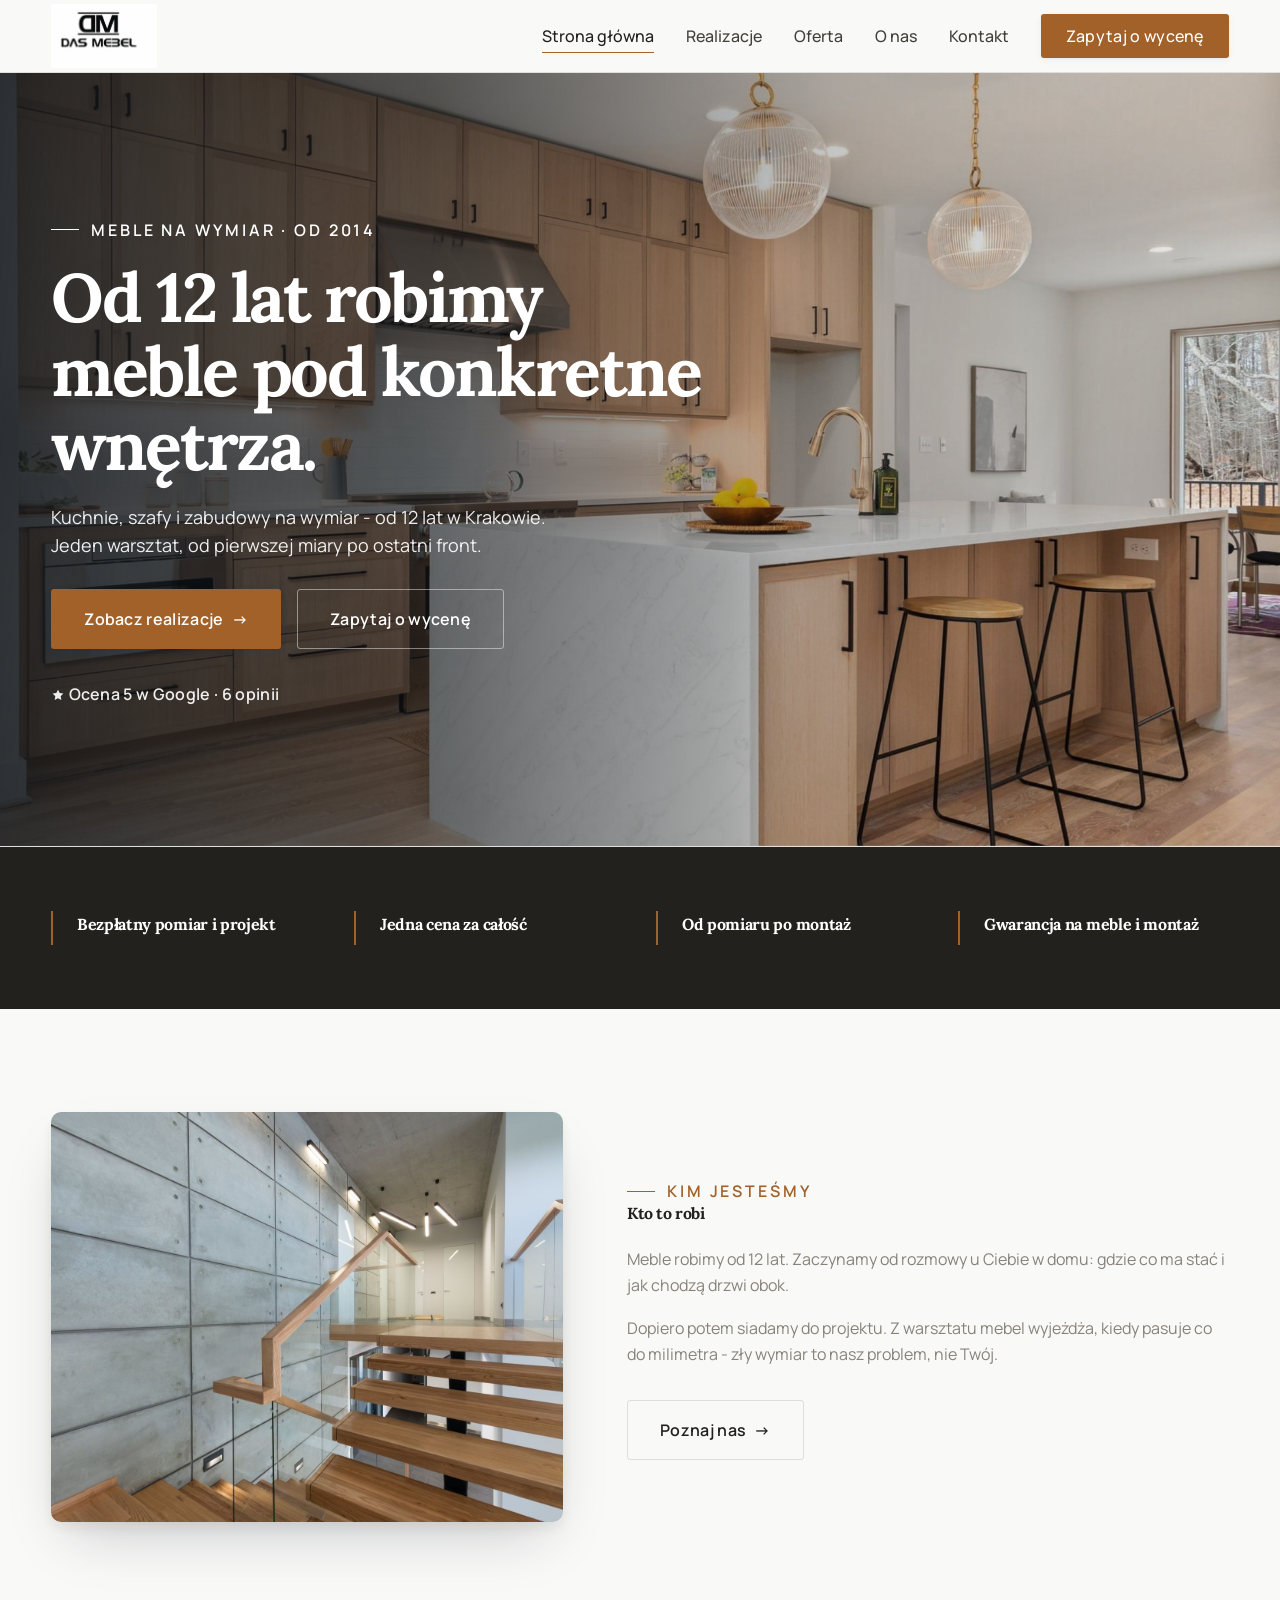
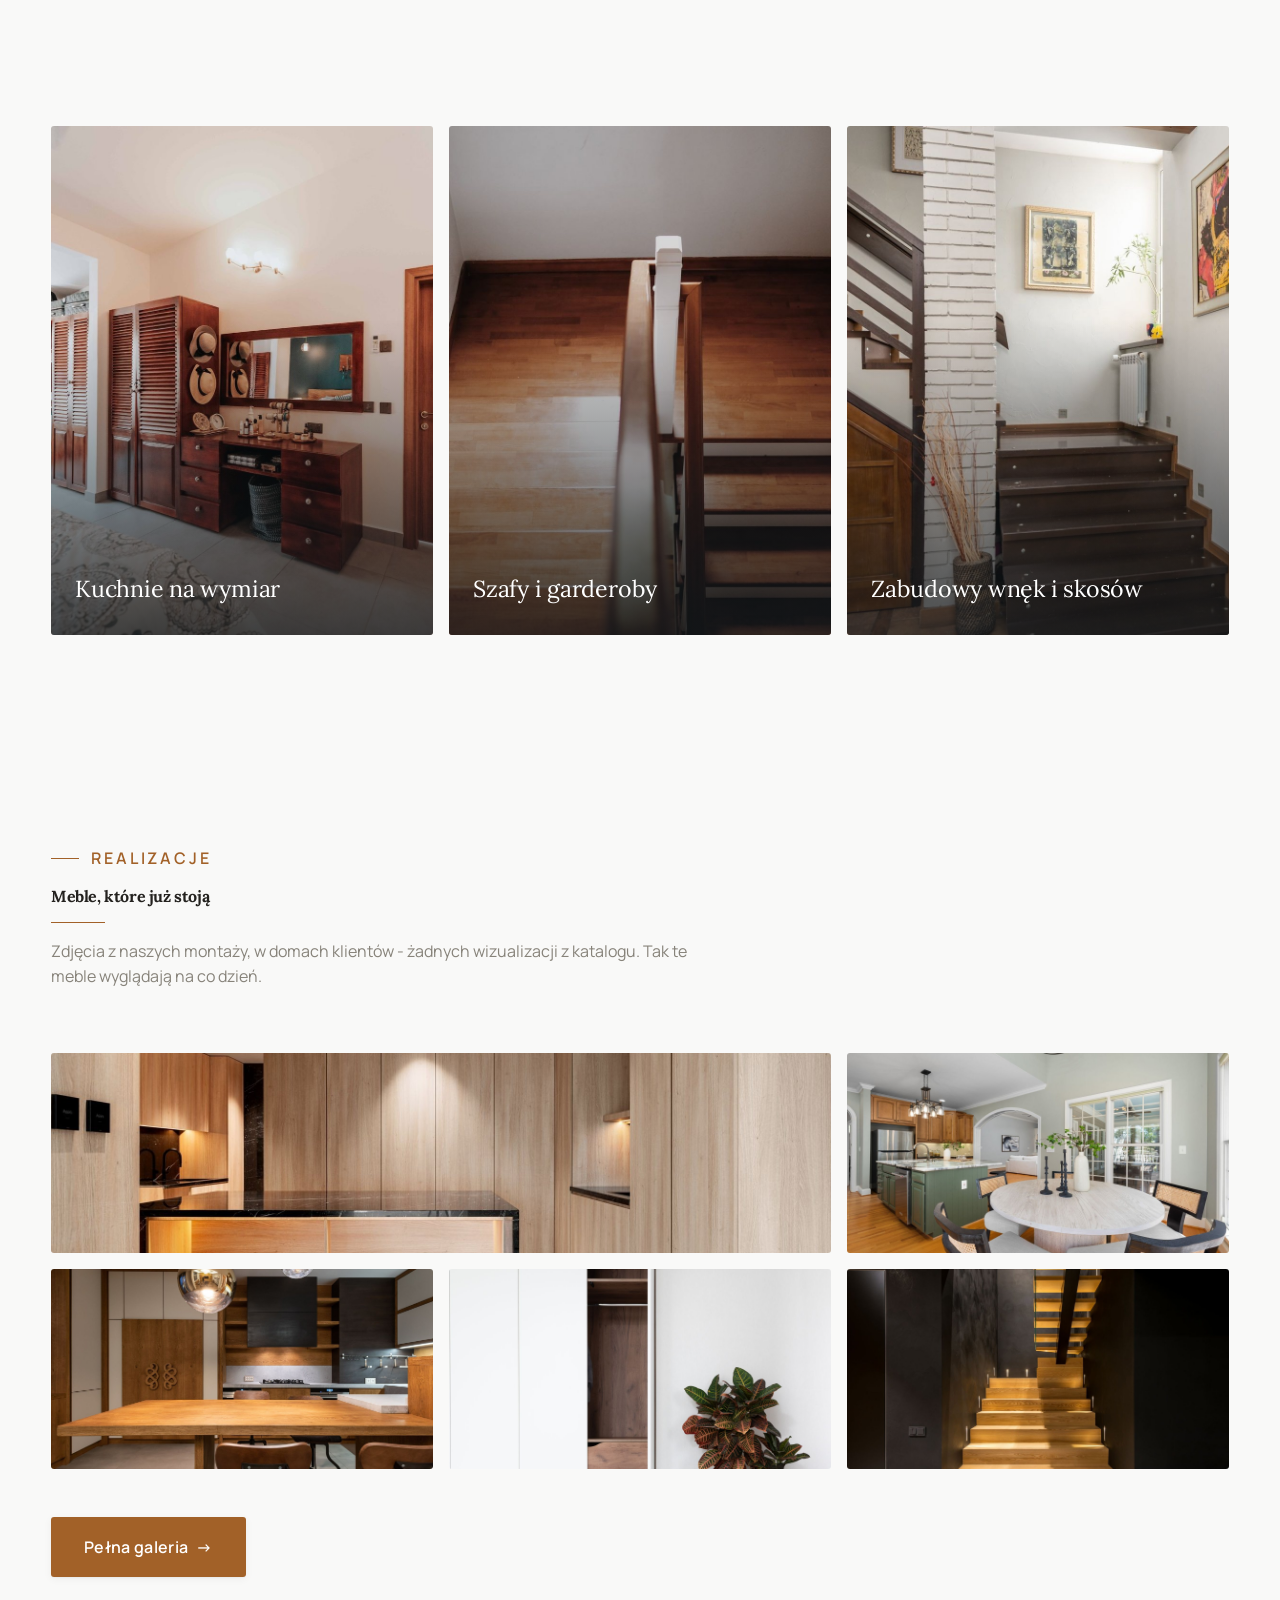
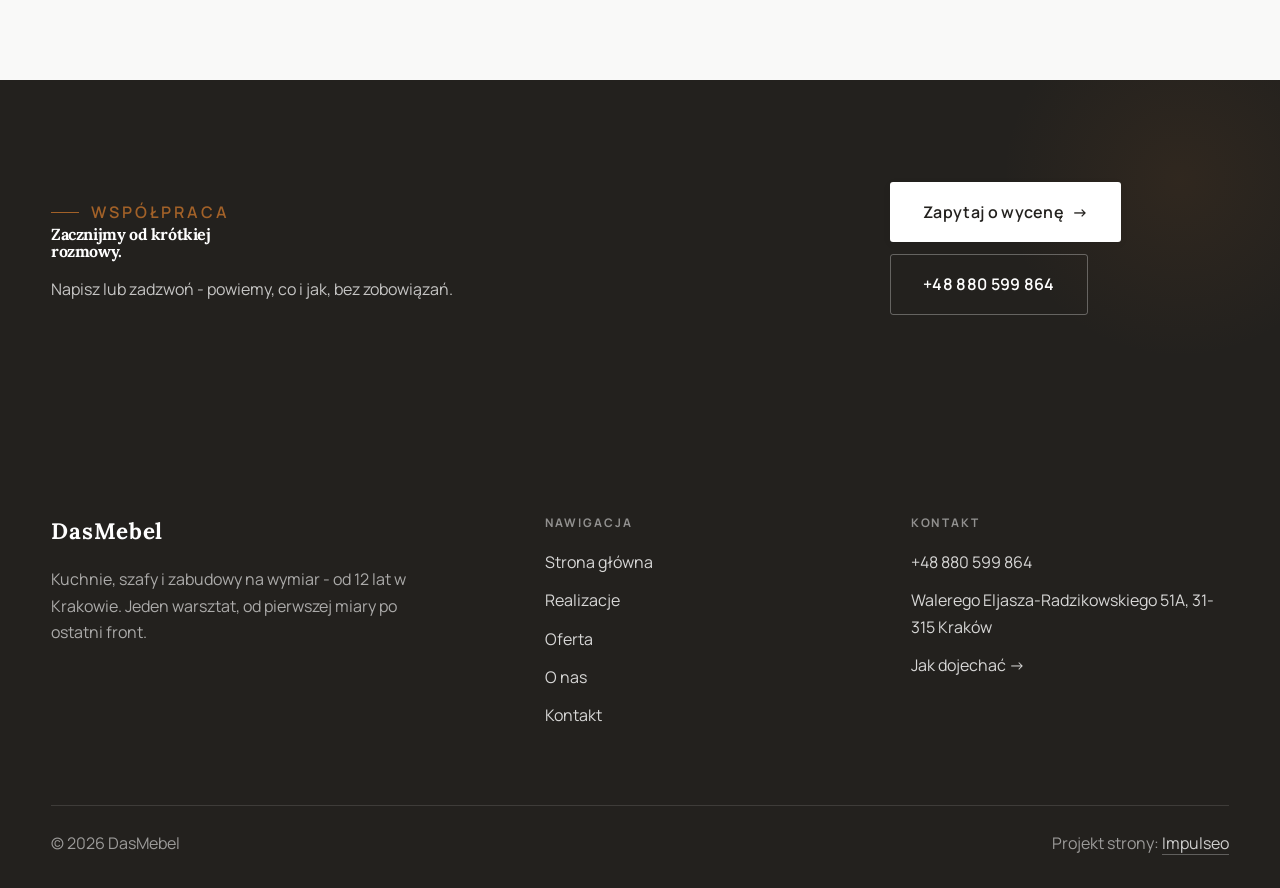
<file: index.html>
<!DOCTYPE html>
<html lang="pl">
<head>
<meta name="robots" content="noindex, nofollow">
<meta charset="UTF-8">
<meta name="viewport" content="width=device-width, initial-scale=1.0">
<title>Meble na wymiar Kraków - kuchnie i szafy | DasMebel</title>
<meta name="description" content="Meble na wymiar w Krakowie: kuchnie, szafy i zabudowy pod Twoje wnętrze. Bezpłatny pomiar i projekt, jedna cena, montaż z gwarancją. Zadzwoń: +48 880 599 864.">
<link rel="preconnect" href="https://fonts.googleapis.com">
<link rel="preconnect" href="https://fonts.gstatic.com" crossorigin>
<link href="https://fonts.googleapis.com/css2?family=Lora:wght@500;600;700&family=Manrope:wght@400;500;600&display=swap" rel="stylesheet">
<link rel="stylesheet" href="assets/styles.css">
</head>
<body>

<header class="nav">
  <div class="wrap nav-inner">
    <a class="brand" href="index.html"><img class="brand-logo" src="img/logo.png" alt="DasMebel - meble na wymiar"></a>
    <nav class="nav-links">
      <a href="index.html" class="active">Strona główna</a>
      <a href="realizacje.html">Realizacje</a>
      <a href="oferta.html">Oferta</a>
      <a href="o-nas.html">O nas</a>
      <a href="kontakt.html">Kontakt</a>
      <a href="kontakt.html" class="btn btn-accent">Zapytaj o wycenę</a>
    </nav>
    <button class="nav-toggle" aria-label="Menu"><span></span><span></span><span></span></button>
  </div>
</header>

<section class="hero-cine">
  <img src="img/hero.jpg" alt="DasMebel - Od 12 lat robimy meble pod konkretne wnętrza. ">
  <div class="wrap">
    <div class="hero-copy">
      <span class="eyebrow">Meble na wymiar · od 2014</span>
      <h1>Od 12 lat robimy meble pod konkretne wnętrza. </h1>
      <p class="lead">Kuchnie, szafy i zabudowy na wymiar - od 12 lat w Krakowie. Jeden warsztat, od pierwszej miary po ostatni front.</p>
      <div class="hero-actions">
        <a href="realizacje.html" class="btn btn-accent">Zobacz realizacje <span class="arr">→</span></a>
        <a href="kontakt.html" class="btn btn-ghost" style="color:#fff;border-color:rgba(255,255,255,.45)">Zapytaj o wycenę</a>
      </div>
      <div style="margin-top:var(--space-6);color:#fff;font-weight:600;letter-spacing:.02em;opacity:.92"><svg class="ico-star" width="14" height="14" viewBox="0 0 24 24" style="vertical-align:-2px" aria-hidden="true"><path d="M12 2.8l2.85 5.8 6.4.93-4.63 4.5 1.1 6.37L12 17.4l-5.72 3 1.1-6.37-4.63-4.5 6.4-.93L12 2.8Z" fill="currentColor"/></svg> Ocena 5 w Google · 6 opinii</div>
    </div>
  </div>
</section>
<section class="strip" style="padding-block:0">
  <div class="wrap">
    <div class="item reveal"><div class="k">Bezpłatny pomiar i projekt</div><div class="v"></div></div>
    <div class="item reveal"><div class="k">Jedna cena za całość</div><div class="v"></div></div>
    <div class="item reveal"><div class="k">Od pomiaru po montaż</div><div class="v"></div></div>
    <div class="item reveal"><div class="k">Gwarancja na meble i montaż</div><div class="v"></div></div>
  </div>
</section>
<section>
  <div class="wrap split">
    <div class="split-art reveal"><img src="img/g1.jpg" alt="DasMebel - realizacja" loading="lazy"></div>
    <div class="split-copy reveal">
      <span class="eyebrow">Kim jesteśmy</span>
      <h2>Kto to robi</h2>
      <p class="muted">Meble robimy od 12 lat. Zaczynamy od rozmowy u Ciebie w domu: gdzie co ma stać i jak chodzą drzwi obok.</p>
      <p class="muted">Dopiero potem siadamy do projektu. Z warsztatu mebel wyjeżdża, kiedy pasuje co do milimetra - zły wymiar to nasz problem, nie Twój.</p>
      <a href="o-nas.html" class="btn btn-ghost">Poznaj nas <span class="arr">→</span></a>
    </div>
  </div>
</section>
<section class="gateways-band">
  <div class="wrap">
    <div class="gateways">
      <a href="oferta.html" class="gateway reveal"><img src="img/g2.jpg" alt="Kuchnie na wymiar" loading="lazy"><span class="g-ttl">Kuchnie na wymiar</span></a>
      <a href="oferta.html" class="gateway reveal"><img src="img/g3.jpg" alt="Szafy i garderoby" loading="lazy"><span class="g-ttl">Szafy i garderoby</span></a>
      <a href="oferta.html" class="gateway reveal"><img src="img/g4.jpg" alt="Zabudowy wnęk i skosów" loading="lazy"><span class="g-ttl">Zabudowy wnęk i skosów</span></a>
    </div>
  </div>
</section>
<section>
  <div class="wrap">
    <div class="head reveal">
      <span class="eyebrow">Realizacje</span>
      <h2>Meble, które już stoją</h2>
      <p>Zdjęcia z naszych montaży, w domach klientów - żadnych wizualizacji z katalogu. Tak te meble wyglądają na co dzień.</p>
    </div>
    <div class="gallery">
      <div class="tile t-two3 reveal"><img src="img/g5.jpg" alt="Blat z litego drewna" loading="lazy"><div class="cap">Blat z litego drewna</div></div>
      <div class="tile t-third reveal"><img src="img/g6.jpg" alt="Mebel po montażu" loading="lazy"><div class="cap">Mebel po montażu</div></div>
      <div class="tile t-third reveal"><img src="img/g7.jpg" alt="DasMebel" loading="lazy"></div>
      <div class="tile t-third reveal"><img src="img/g8.jpg" alt="DasMebel" loading="lazy"></div>
      <div class="tile t-third reveal"><img src="img/g9.jpg" alt="DasMebel" loading="lazy"></div>
    </div>
    <div style="margin-top:var(--space-7)" class="reveal"><a href="realizacje.html" class="btn btn-accent">Pełna galeria <span class="arr">→</span></a></div>
  </div>
</section>
<section class="cta">
  <div class="wrap">
    <div class="reveal">
      <span class="eyebrow">Współpraca</span>
      <h2>Zacznijmy od krótkiej rozmowy.</h2>
      <p>Napisz lub zadzwoń - powiemy, co i jak, bez zobowiązań.</p>
    </div>
    <div class="cta-actions reveal">
      <a href="kontakt.html" class="btn btn-light">Zapytaj o wycenę <span class="arr">→</span></a>
      <a href="tel:+48880599864" class="btn btn-ghost" style="color:#fff;border-color:rgba(255,255,255,.3)">+48 880 599 864</a>
    </div>
  </div>
</section>

<footer>
  <div class="wrap">
    <div class="foot-grid">
      <div class="foot-brand">
        <div class="name">DasMebel</div>
        <p>Kuchnie, szafy i zabudowy na wymiar - od 12 lat w Krakowie. Jeden warsztat, od pierwszej miary po ostatni front.</p>
      </div>
      <div class="foot-col">
        <h4>Nawigacja</h4>
        <a href="index.html">Strona główna</a>
        <a href="realizacje.html">Realizacje</a>
        <a href="oferta.html">Oferta</a>
        <a href="o-nas.html">O nas</a>
        <a href="kontakt.html">Kontakt</a>
      </div>
      <div class="foot-col">
        <h4>Kontakt</h4>
        <a href="tel:+48880599864">+48 880 599 864</a>
        <p>Walerego Eljasza-Radzikowskiego 51A, 31-315 Kraków</p>
        <a href="https://maps.google.com/?cid=15996347516961122501" target="_blank" rel="noopener">Jak dojechać →</a>
      </div>
    </div>
    <div class="foot-bot">
      <span>© 2026 DasMebel</span>
      <span>Projekt strony: <a class="foot-credit" href="https://impulseo.pl" target="_blank" rel="noopener">Impulseo</a></span>
    </div>
  </div>
</footer>


<script src="assets/main.js"></script>
</body>
</html>
</file>
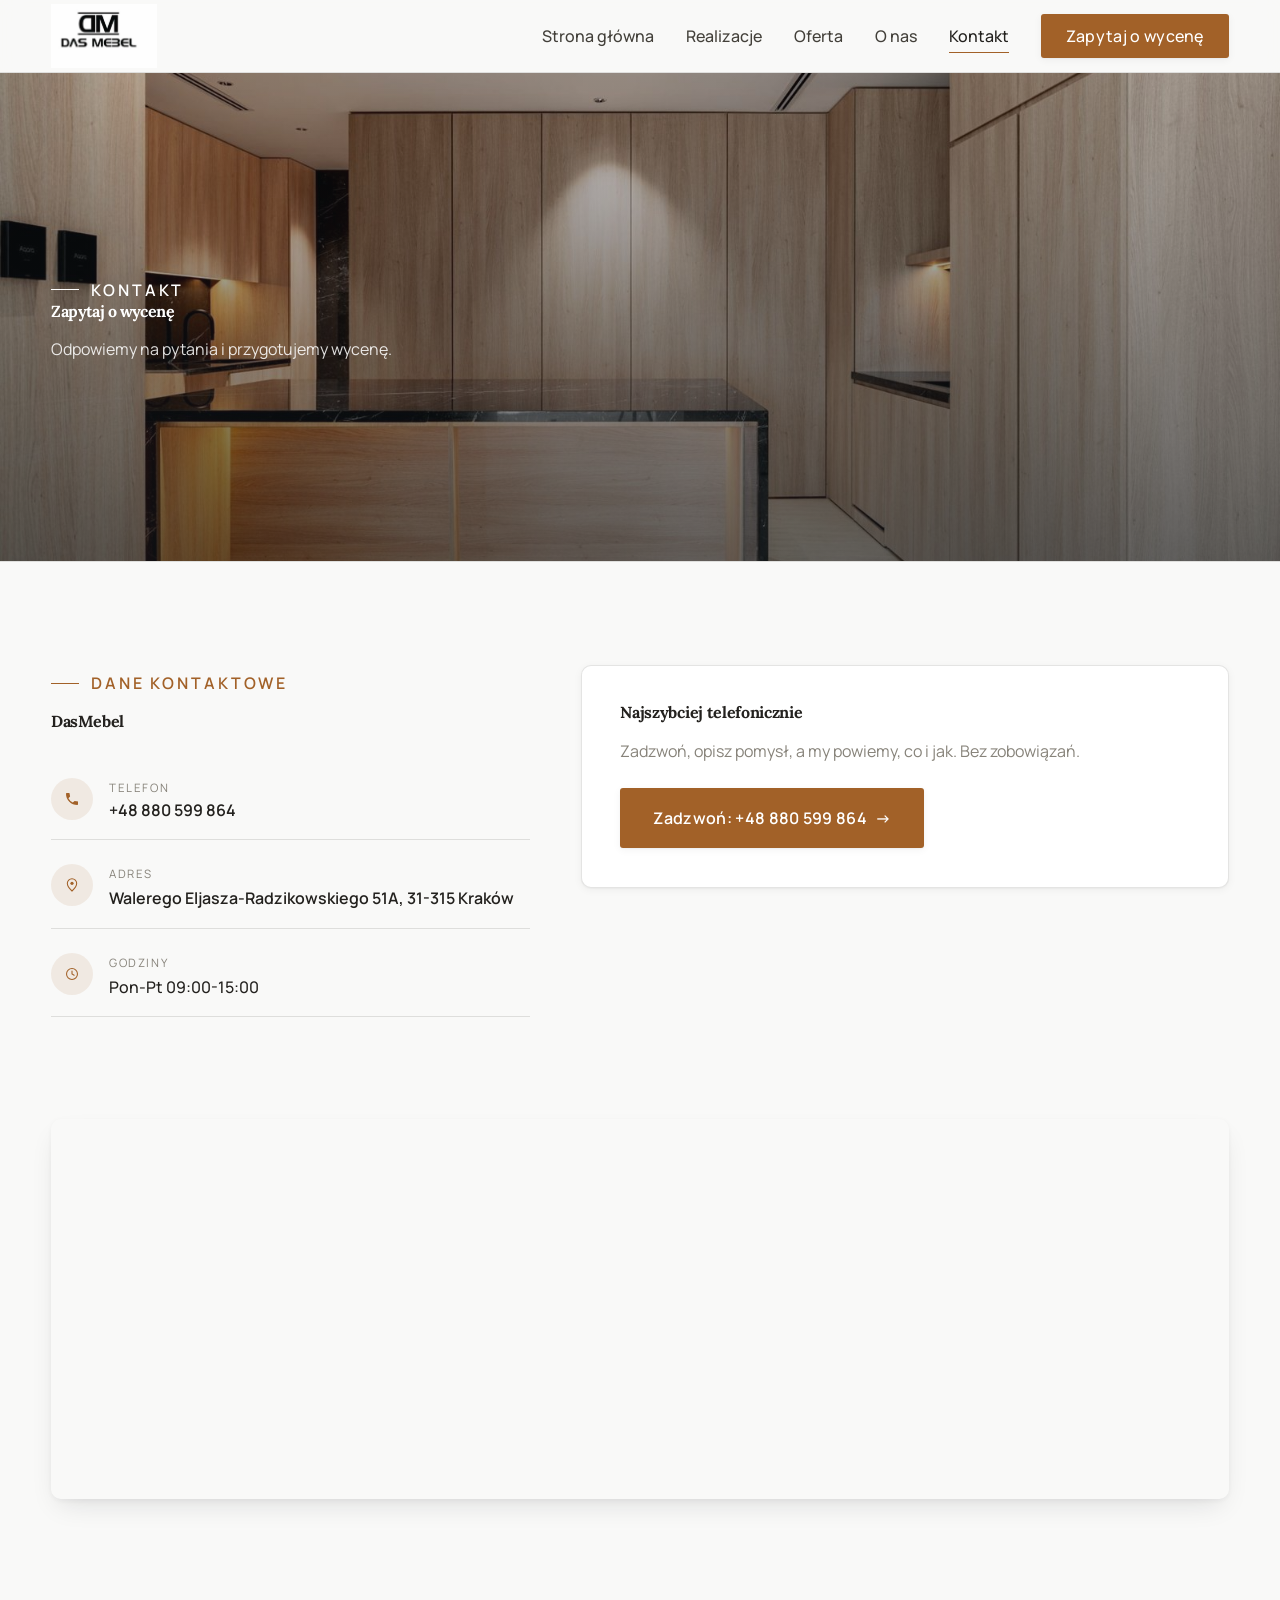
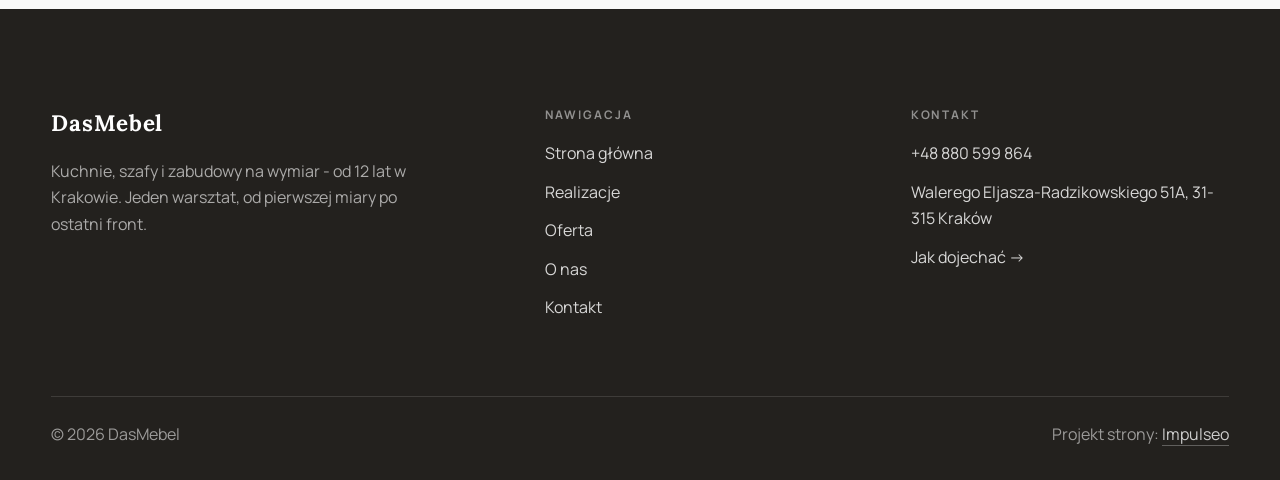
<file: kontakt.html>
<!DOCTYPE html>
<html lang="pl">
<head>
<meta name="robots" content="noindex, nofollow">
<meta charset="UTF-8">
<meta name="viewport" content="width=device-width, initial-scale=1.0">
<title>Kontakt - DasMebel</title>
<meta name="description" content="Kontakt DasMebel - Walerego Eljasza-Radzikowskiego 51A, 31-315 Kraków">
<link rel="preconnect" href="https://fonts.googleapis.com">
<link rel="preconnect" href="https://fonts.gstatic.com" crossorigin>
<link href="https://fonts.googleapis.com/css2?family=Lora:wght@500;600;700&family=Manrope:wght@400;500;600&display=swap" rel="stylesheet">
<link rel="stylesheet" href="assets/styles.css">
</head>
<body>

<header class="nav">
  <div class="wrap nav-inner">
    <a class="brand" href="index.html"><img class="brand-logo" src="img/logo.png" alt="DasMebel - meble na wymiar"></a>
    <nav class="nav-links">
      <a href="index.html">Strona główna</a>
      <a href="realizacje.html">Realizacje</a>
      <a href="oferta.html">Oferta</a>
      <a href="o-nas.html">O nas</a>
      <a href="kontakt.html" class="active">Kontakt</a>
      <a href="kontakt.html" class="btn btn-accent">Zapytaj o wycenę</a>
    </nav>
    <button class="nav-toggle" aria-label="Menu"><span></span><span></span><span></span></button>
  </div>
</header>

<section class="pagehead">
  <img src="img/g5.jpg" alt="DasMebel - Zapytaj o wycenę">
  <div class="wrap">
    <span class="eyebrow">Kontakt</span>
    <h1>Zapytaj o wycenę</h1>
    <p>Odpowiemy na pytania i przygotujemy wycenę.</p>
  </div>
</section>
<section>
  <div class="wrap contact-grid">
    <div class="reveal">
      <span class="eyebrow">Dane kontaktowe</span>
      <h2 style="margin:var(--space-4) 0 var(--space-6)">DasMebel</h2>
      <div class="info-list">
        <div class="info-row"><div class="ic"><svg class="ico-tel" width="16" height="16" viewBox="0 0 24 24" fill="none" aria-hidden="true"><path d="M6.6 10.8a15.5 15.5 0 0 0 6.6 6.6l2.2-2.2a1 1 0 0 1 1-.24 11.4 11.4 0 0 0 3.6.58 1 1 0 0 1 1 1V20a1 1 0 0 1-1 1A17 17 0 0 1 3 4a1 1 0 0 1 1-1h3.5a1 1 0 0 1 1 1c0 1.25.2 2.46.58 3.6a1 1 0 0 1-.25 1l-2.23 2.2Z" fill="currentColor"/></svg></div><div><div class="lbl">Telefon</div><a class="val" href="tel:+48880599864">+48 880 599 864</a></div></div>
        <div class="info-row"><div class="ic"><svg class="ico-pin" width="16" height="16" viewBox="0 0 24 24" fill="none" aria-hidden="true"><path d="M12 21s7-6.1 7-11.5A7 7 0 0 0 5 9.5C5 14.9 12 21 12 21Z" stroke="currentColor" stroke-width="1.6" fill="none"/><circle cx="12" cy="9.5" r="2.4" fill="currentColor"/></svg></div><div><div class="lbl">Adres</div><div class="val">Walerego Eljasza-Radzikowskiego 51A, 31-315 Kraków</div></div></div>
        <div class="info-row"><div class="ic"><svg class="ico-clock" width="16" height="16" viewBox="0 0 24 24" fill="none" aria-hidden="true"><circle cx="12" cy="12" r="8.2" stroke="currentColor" stroke-width="1.6"/><path d="M12 7.5V12l3.2 1.9" stroke="currentColor" stroke-width="1.6" stroke-linecap="round"/></svg></div><div><div class="lbl">Godziny</div><div class="val" style="font-weight:500">Pon-Pt 09:00-15:00</div></div></div>
      </div>
    </div>
    <div class="reveal">
      <div class="form">
        <h3 style="margin-bottom:var(--space-4)">Najszybciej telefonicznie</h3>
        <p class="muted" style="margin-bottom:var(--space-5)">Zadzwoń, opisz pomysł, a my powiemy, co i jak. Bez zobowiązań.</p>
        <a href="tel:+48880599864" class="btn btn-accent" style="justify-content:center">Zadzwoń: +48 880 599 864 <span class="arr">→</span></a>
      </div>
    </div>
  </div>
</section>
<section style="padding-top:0">
  <div class="wrap reveal">
    <iframe class="map" title="DasMebel - Kraków" src="https://maps.google.com/maps?q=DasMebel%20Krak%C3%B3w&z=15&output=embed" loading="lazy" referrerpolicy="no-referrer-when-downgrade"></iframe>
  </div>
</section>

<footer>
  <div class="wrap">
    <div class="foot-grid">
      <div class="foot-brand">
        <div class="name">DasMebel</div>
        <p>Kuchnie, szafy i zabudowy na wymiar - od 12 lat w Krakowie. Jeden warsztat, od pierwszej miary po ostatni front.</p>
      </div>
      <div class="foot-col">
        <h4>Nawigacja</h4>
        <a href="index.html">Strona główna</a>
        <a href="realizacje.html">Realizacje</a>
        <a href="oferta.html">Oferta</a>
        <a href="o-nas.html">O nas</a>
        <a href="kontakt.html">Kontakt</a>
      </div>
      <div class="foot-col">
        <h4>Kontakt</h4>
        <a href="tel:+48880599864">+48 880 599 864</a>
        <p>Walerego Eljasza-Radzikowskiego 51A, 31-315 Kraków</p>
        <a href="https://maps.google.com/?cid=15996347516961122501" target="_blank" rel="noopener">Jak dojechać →</a>
      </div>
    </div>
    <div class="foot-bot">
      <span>© 2026 DasMebel</span>
      <span>Projekt strony: <a class="foot-credit" href="https://impulseo.pl" target="_blank" rel="noopener">Impulseo</a></span>
    </div>
  </div>
</footer>


<script src="assets/main.js"></script>
</body>
</html>
</file>
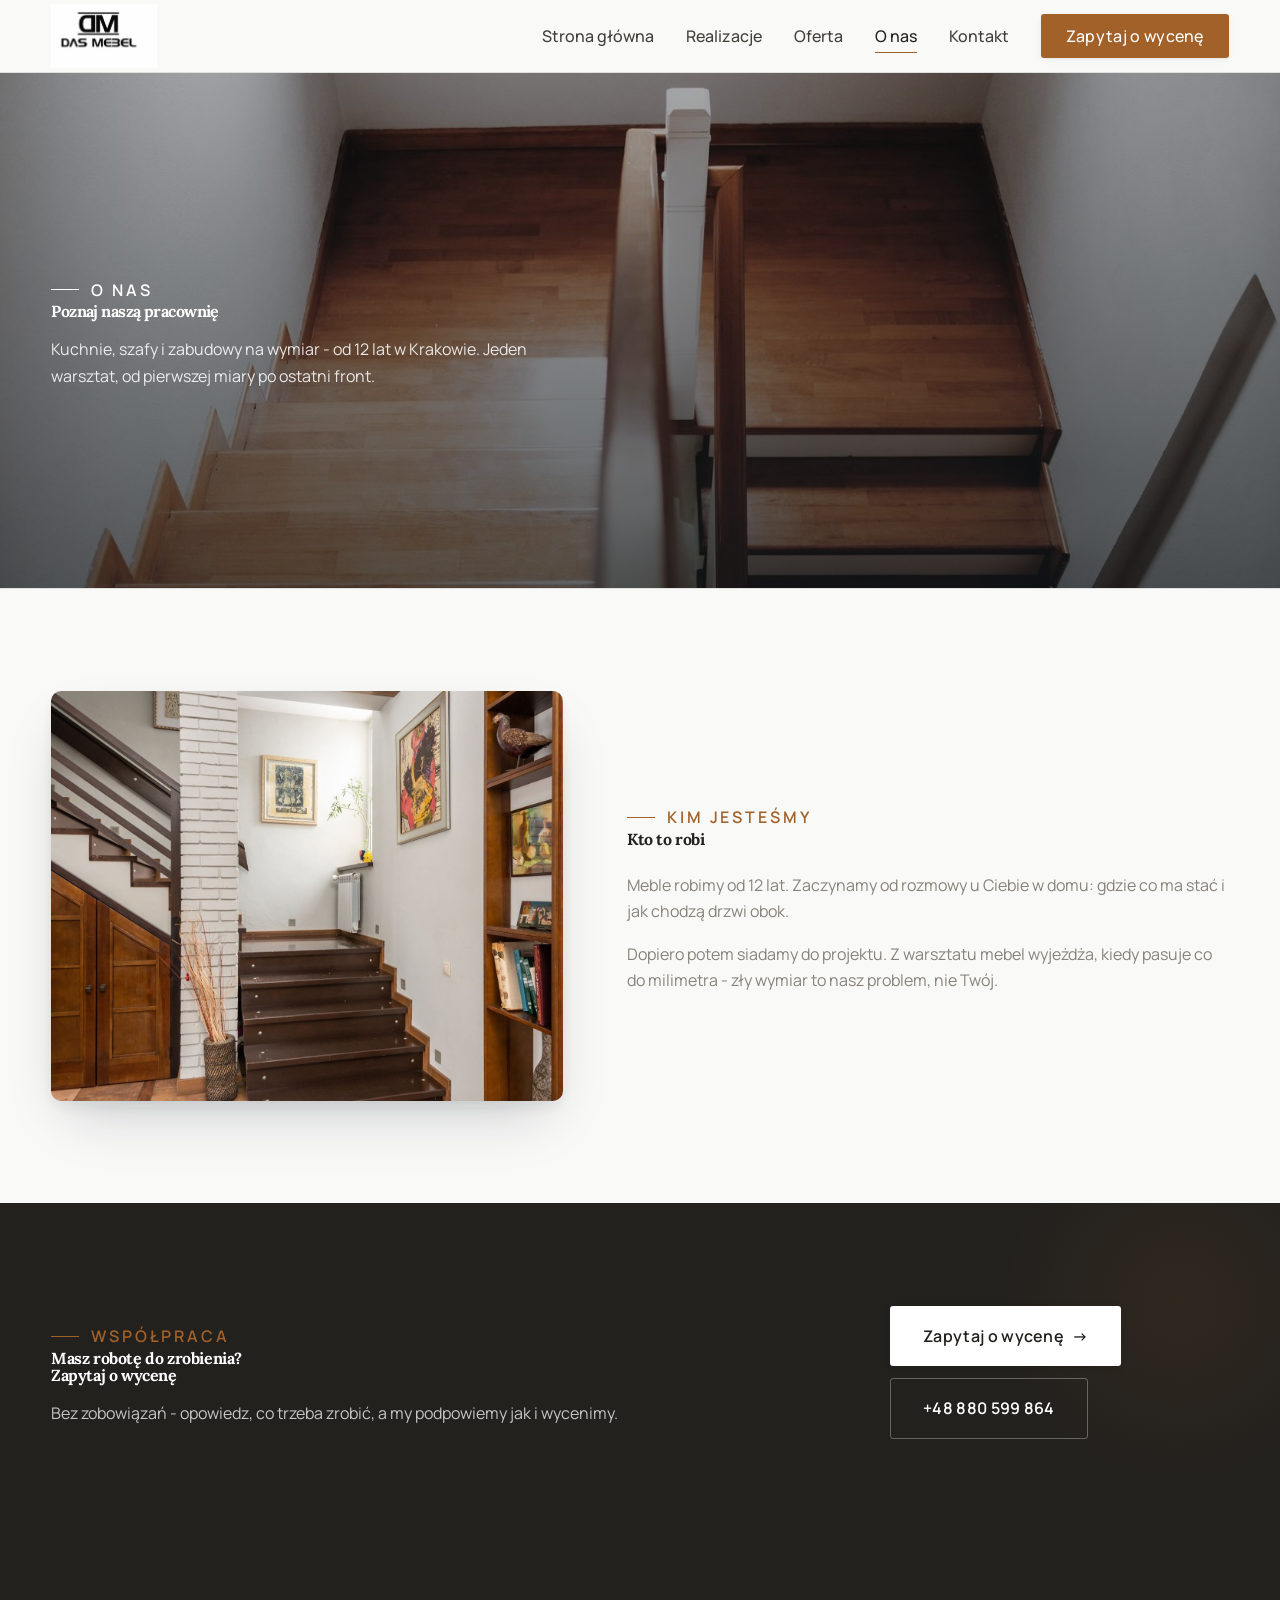
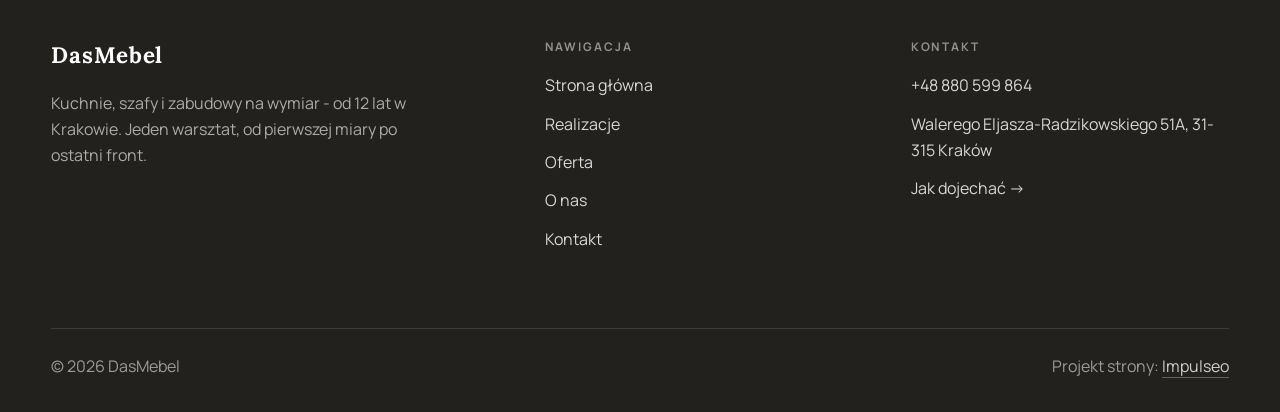
<file: o-nas.html>
<!DOCTYPE html>
<html lang="pl">
<head>
<meta name="robots" content="noindex, nofollow">
<meta charset="UTF-8">
<meta name="viewport" content="width=device-width, initial-scale=1.0">
<title>O nas - DasMebel</title>
<meta name="description" content="Meble na wymiar w Krakowie: kuchnie, szafy i zabudowy pod Twoje wnętrze. Bezpłatny pomiar i projekt, jedna cena, montaż z gwarancją. Zadzwoń: +48 880 599 864.">
<link rel="preconnect" href="https://fonts.googleapis.com">
<link rel="preconnect" href="https://fonts.gstatic.com" crossorigin>
<link href="https://fonts.googleapis.com/css2?family=Lora:wght@500;600;700&family=Manrope:wght@400;500;600&display=swap" rel="stylesheet">
<link rel="stylesheet" href="assets/styles.css">
</head>
<body>

<header class="nav">
  <div class="wrap nav-inner">
    <a class="brand" href="index.html"><img class="brand-logo" src="img/logo.png" alt="DasMebel - meble na wymiar"></a>
    <nav class="nav-links">
      <a href="index.html">Strona główna</a>
      <a href="realizacje.html">Realizacje</a>
      <a href="oferta.html">Oferta</a>
      <a href="o-nas.html" class="active">O nas</a>
      <a href="kontakt.html">Kontakt</a>
      <a href="kontakt.html" class="btn btn-accent">Zapytaj o wycenę</a>
    </nav>
    <button class="nav-toggle" aria-label="Menu"><span></span><span></span><span></span></button>
  </div>
</header>

<section class="pagehead">
  <img src="img/g3.jpg" alt="DasMebel - Poznaj naszą pracownię">
  <div class="wrap">
    <span class="eyebrow">O nas</span>
    <h1>Poznaj naszą pracownię</h1>
    <p>Kuchnie, szafy i zabudowy na wymiar - od 12 lat w Krakowie. Jeden warsztat, od pierwszej miary po ostatni front.</p>
  </div>
</section>
<section>
  <div class="wrap split">
    <div class="split-art reveal"><img src="img/g4.jpg" alt="DasMebel" loading="lazy"></div>
    <div class="split-copy reveal">
      <span class="eyebrow">Kim jesteśmy</span>
      <h2>Kto to robi</h2>
      <p class="muted">Meble robimy od 12 lat. Zaczynamy od rozmowy u Ciebie w domu: gdzie co ma stać i jak chodzą drzwi obok.</p>
      <p class="muted">Dopiero potem siadamy do projektu. Z warsztatu mebel wyjeżdża, kiedy pasuje co do milimetra - zły wymiar to nasz problem, nie Twój.</p>
    </div>
  </div>
</section>


<section class="cta">
  <div class="wrap">
    <div class="reveal">
      <span class="eyebrow">Współpraca</span>
      <h2>Masz robotę do zrobienia? Zapytaj o wycenę</h2>
      <p>Bez zobowiązań - opowiedz, co trzeba zrobić, a my podpowiemy jak i wycenimy.</p>
    </div>
    <div class="cta-actions reveal">
      <a href="kontakt.html" class="btn btn-light">Zapytaj o wycenę <span class="arr">→</span></a>
      <a href="tel:+48880599864" class="btn btn-ghost" style="color:#fff;border-color:rgba(255,255,255,.3)">+48 880 599 864</a>
    </div>
  </div>
</section>

<footer>
  <div class="wrap">
    <div class="foot-grid">
      <div class="foot-brand">
        <div class="name">DasMebel</div>
        <p>Kuchnie, szafy i zabudowy na wymiar - od 12 lat w Krakowie. Jeden warsztat, od pierwszej miary po ostatni front.</p>
      </div>
      <div class="foot-col">
        <h4>Nawigacja</h4>
        <a href="index.html">Strona główna</a>
        <a href="realizacje.html">Realizacje</a>
        <a href="oferta.html">Oferta</a>
        <a href="o-nas.html">O nas</a>
        <a href="kontakt.html">Kontakt</a>
      </div>
      <div class="foot-col">
        <h4>Kontakt</h4>
        <a href="tel:+48880599864">+48 880 599 864</a>
        <p>Walerego Eljasza-Radzikowskiego 51A, 31-315 Kraków</p>
        <a href="https://maps.google.com/?cid=15996347516961122501" target="_blank" rel="noopener">Jak dojechać →</a>
      </div>
    </div>
    <div class="foot-bot">
      <span>© 2026 DasMebel</span>
      <span>Projekt strony: <a class="foot-credit" href="https://impulseo.pl" target="_blank" rel="noopener">Impulseo</a></span>
    </div>
  </div>
</footer>


<script src="assets/main.js"></script>
</body>
</html>
</file>
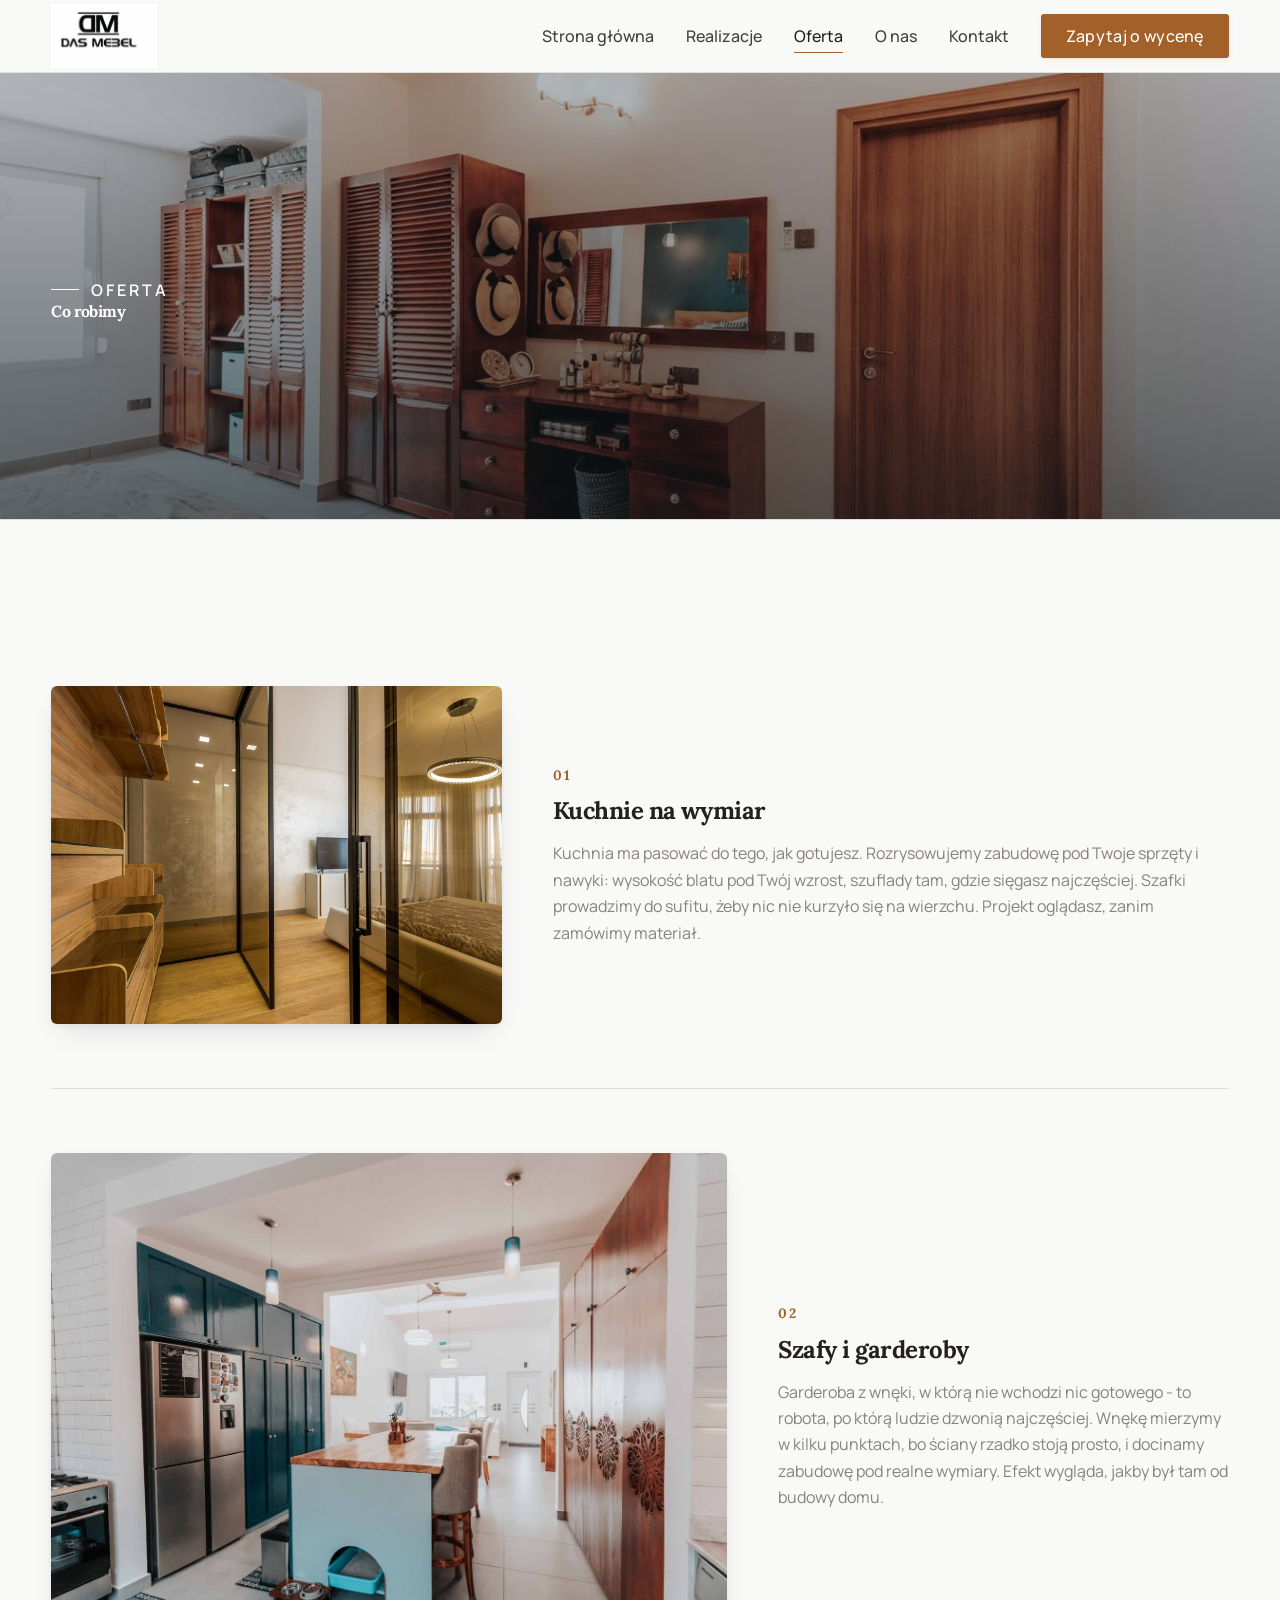
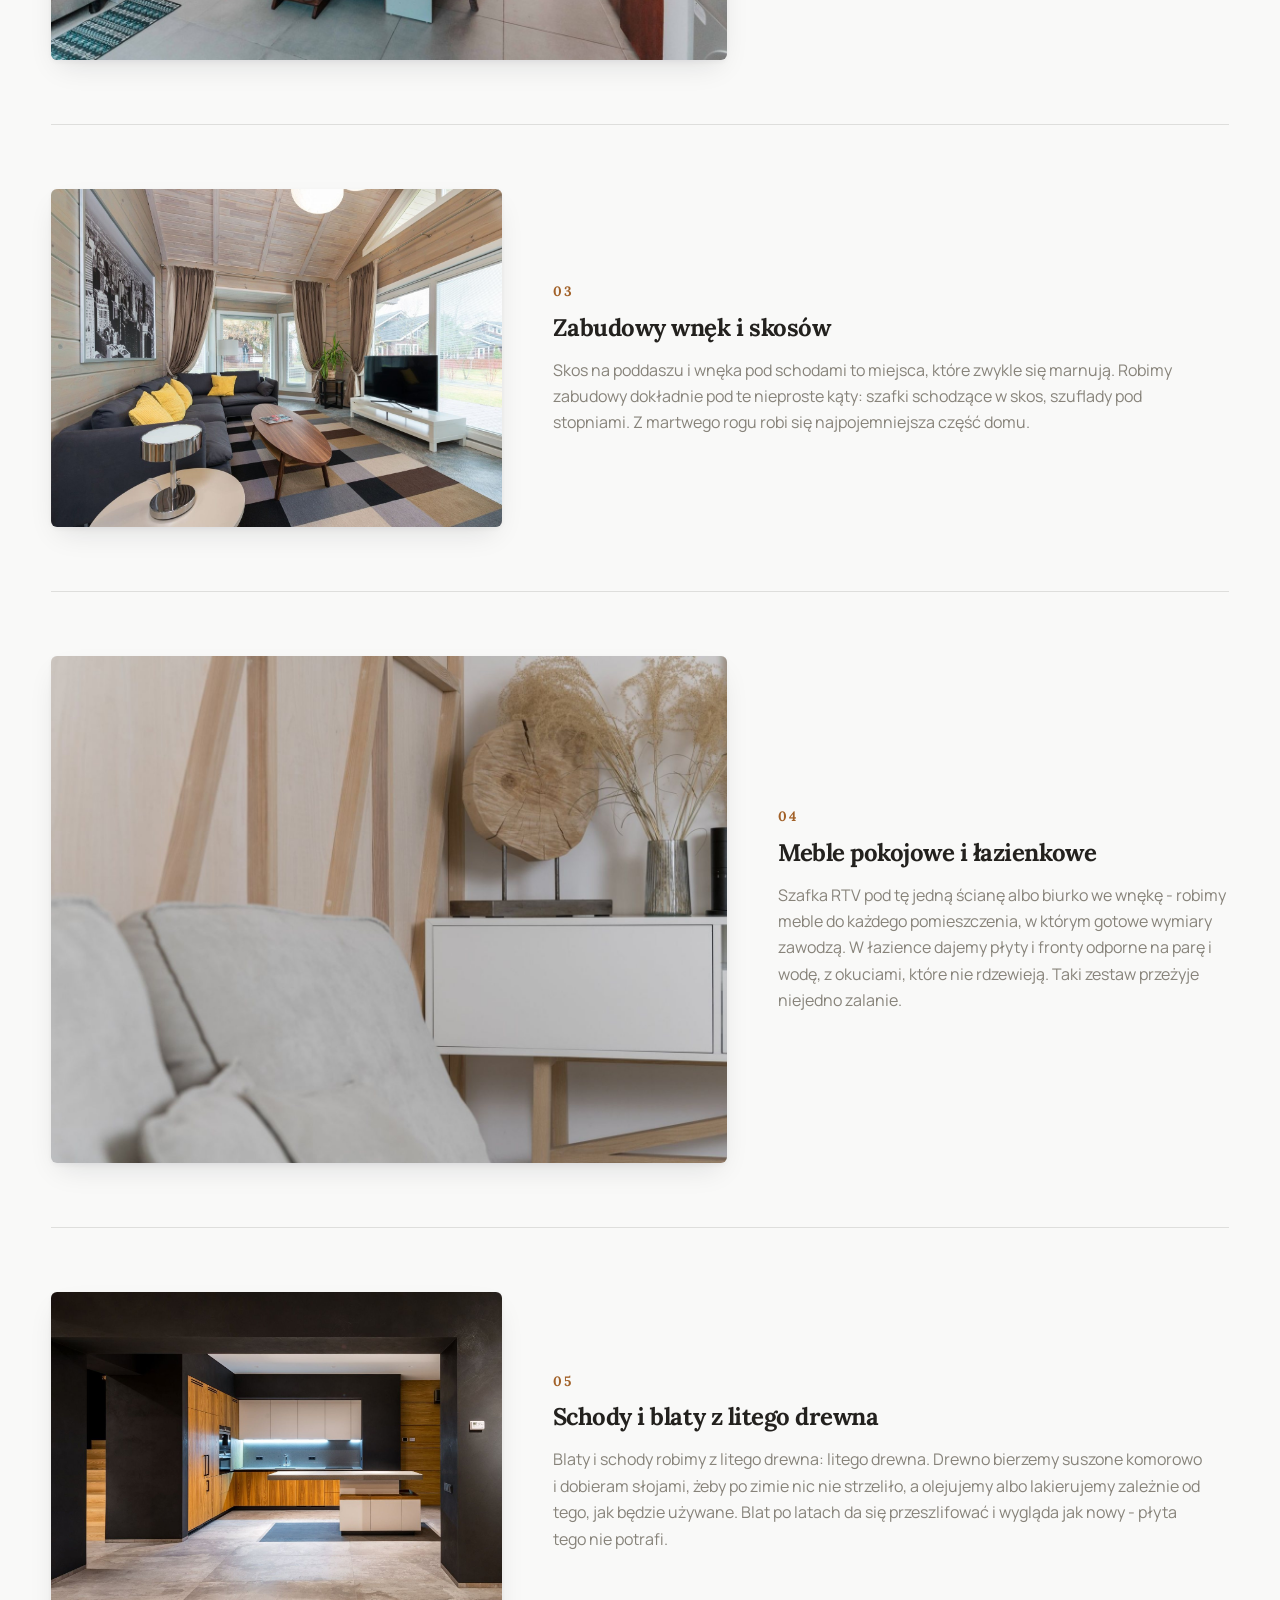
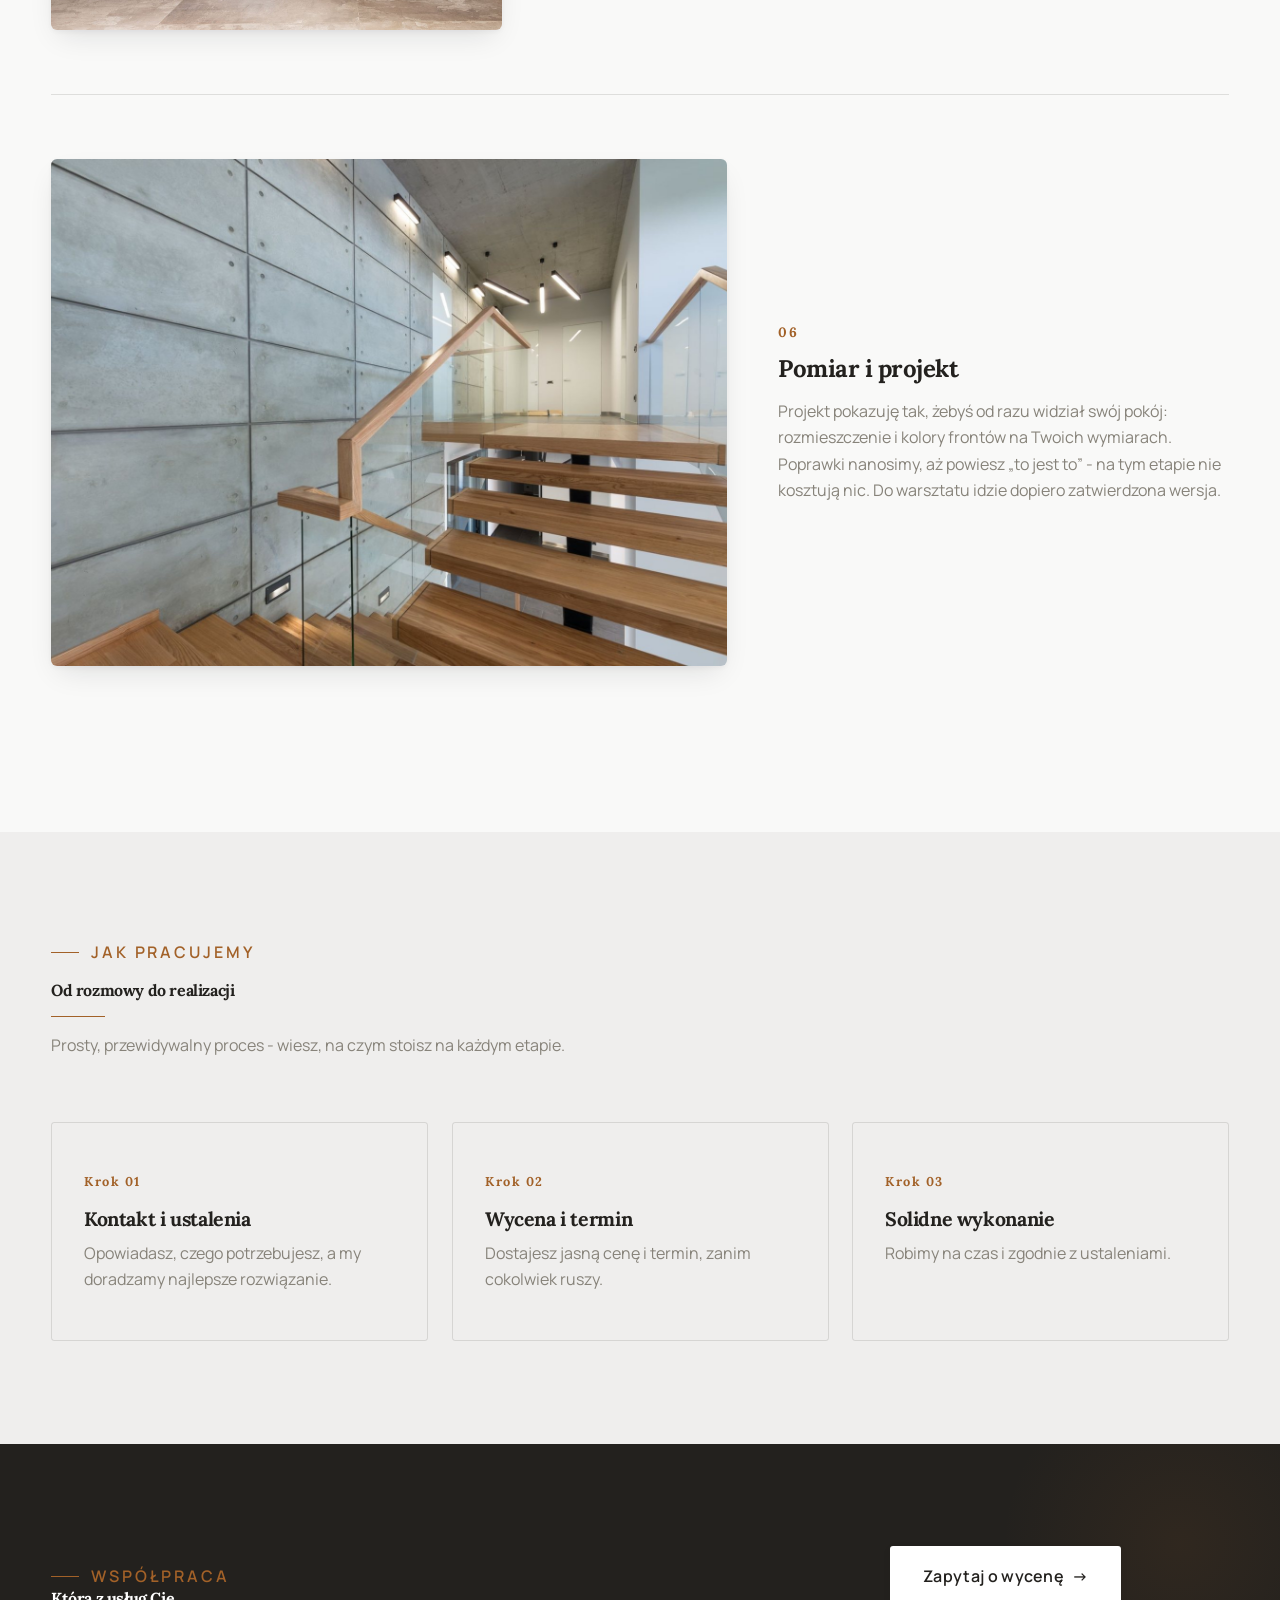
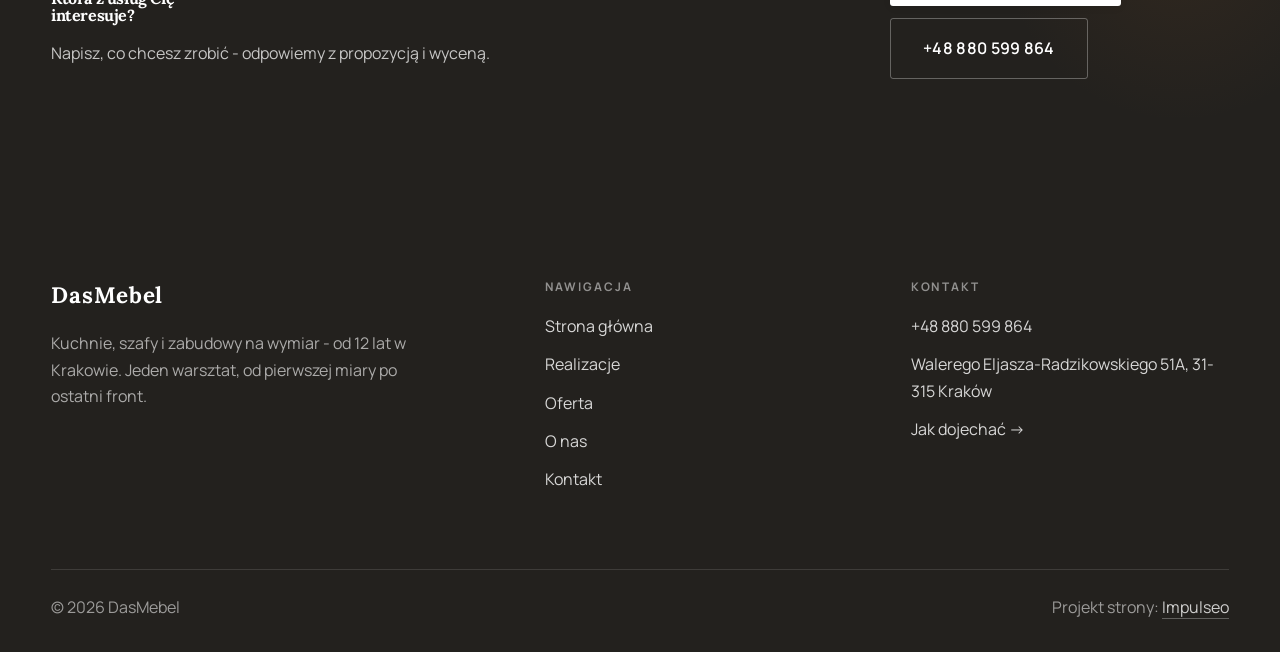
<file: oferta.html>
<!DOCTYPE html>
<html lang="pl">
<head>
<meta name="robots" content="noindex, nofollow">
<meta charset="UTF-8">
<meta name="viewport" content="width=device-width, initial-scale=1.0">
<title>Oferta - DasMebel</title>
<meta name="description" content="Meble na wymiar w Krakowie: kuchnie, szafy i zabudowy pod Twoje wnętrze. Bezpłatny pomiar i projekt, jedna cena, montaż z gwarancją. Zadzwoń: +48 880 599 864.">
<link rel="preconnect" href="https://fonts.googleapis.com">
<link rel="preconnect" href="https://fonts.gstatic.com" crossorigin>
<link href="https://fonts.googleapis.com/css2?family=Lora:wght@500;600;700&family=Manrope:wght@400;500;600&display=swap" rel="stylesheet">
<link rel="stylesheet" href="assets/styles.css">
</head>
<body>

<header class="nav">
  <div class="wrap nav-inner">
    <a class="brand" href="index.html"><img class="brand-logo" src="img/logo.png" alt="DasMebel - meble na wymiar"></a>
    <nav class="nav-links">
      <a href="index.html">Strona główna</a>
      <a href="realizacje.html">Realizacje</a>
      <a href="oferta.html" class="active">Oferta</a>
      <a href="o-nas.html">O nas</a>
      <a href="kontakt.html">Kontakt</a>
      <a href="kontakt.html" class="btn btn-accent">Zapytaj o wycenę</a>
    </nav>
    <button class="nav-toggle" aria-label="Menu"><span></span><span></span><span></span></button>
  </div>
</header>

<section class="pagehead">
  <img src="img/g2.jpg" alt="DasMebel - Co robimy">
  <div class="wrap">
    <span class="eyebrow">Oferta</span>
    <h1>Co robimy</h1>
  </div>
</section>
<section>
  <div class="wrap">
    <div class="svc-row reveal">
      <div class="svc-row-art"><img src="img/g11.jpg" alt="Kuchnie na wymiar" loading="lazy"></div>
      <div>
        <span class="num">01</span>
        <h3>Kuchnie na wymiar</h3>
        <p class="muted">Kuchnia ma pasować do tego, jak gotujesz. Rozrysowujemy zabudowę pod Twoje sprzęty i nawyki: wysokość blatu pod Twój wzrost, szuflady tam, gdzie sięgasz najczęściej. Szafki prowadzimy do sufitu, żeby nic nie kurzyło się na wierzchu. Projekt oglądasz, zanim zamówimy materiał.</p>
      </div>
    </div>
    <div class="svc-row rev reveal">
      <div class="svc-row-art"><img src="img/g12.jpg" alt="Szafy i garderoby" loading="lazy"></div>
      <div>
        <span class="num">02</span>
        <h3>Szafy i garderoby</h3>
        <p class="muted">Garderoba z wnęki, w którą nie wchodzi nic gotowego - to robota, po którą ludzie dzwonią najczęściej. Wnękę mierzymy w kilku punktach, bo ściany rzadko stoją prosto, i docinamy zabudowę pod realne wymiary. Efekt wygląda, jakby był tam od budowy domu.</p>
      </div>
    </div>
    <div class="svc-row reveal">
      <div class="svc-row-art"><img src="img/g13.jpg" alt="Zabudowy wnęk i skosów" loading="lazy"></div>
      <div>
        <span class="num">03</span>
        <h3>Zabudowy wnęk i skosów</h3>
        <p class="muted">Skos na poddaszu i wnęka pod schodami to miejsca, które zwykle się marnują. Robimy zabudowy dokładnie pod te nieproste kąty: szafki schodzące w skos, szuflady pod stopniami. Z martwego rogu robi się najpojemniejsza część domu.</p>
      </div>
    </div>
    <div class="svc-row rev reveal">
      <div class="svc-row-art"><img src="img/g14.jpg" alt="Meble pokojowe i łazienkowe" loading="lazy"></div>
      <div>
        <span class="num">04</span>
        <h3>Meble pokojowe i łazienkowe</h3>
        <p class="muted">Szafka RTV pod tę jedną ścianę albo biurko we wnękę - robimy meble do każdego pomieszczenia, w którym gotowe wymiary zawodzą. W łazience dajemy płyty i fronty odporne na parę i wodę, z okuciami, które nie rdzewieją. Taki zestaw przeżyje niejedno zalanie.</p>
      </div>
    </div>
    <div class="svc-row reveal">
      <div class="svc-row-art"><img src="img/about.jpg" alt="Schody i blaty z litego drewna" loading="lazy"></div>
      <div>
        <span class="num">05</span>
        <h3>Schody i blaty z litego drewna</h3>
        <p class="muted">Blaty i schody robimy z litego drewna: litego drewna. Drewno bierzemy suszone komorowo i dobieram słojami, żeby po zimie nic nie strzeliło, a olejujemy albo lakierujemy zależnie od tego, jak będzie używane. Blat po latach da się przeszlifować i wygląda jak nowy - płyta tego nie potrafi.</p>
      </div>
    </div>
    <div class="svc-row rev reveal">
      <div class="svc-row-art"><img src="img/g1.jpg" alt="Pomiar i projekt" loading="lazy"></div>
      <div>
        <span class="num">06</span>
        <h3>Pomiar i projekt</h3>
        <p class="muted">Projekt pokazuję tak, żebyś od razu widział swój pokój: rozmieszczenie i kolory frontów na Twoich wymiarach. Poprawki nanosimy, aż powiesz „to jest to” - na tym etapie nie kosztują nic. Do warsztatu idzie dopiero zatwierdzona wersja.</p>
      </div>
    </div>
  </div>
</section>
<section class="trust">
  <div class="wrap">
    <div class="head reveal">
      <span class="eyebrow">Jak pracujemy</span>
      <h2>Od rozmowy do realizacji</h2>
      <p>Prosty, przewidywalny proces - wiesz, na czym stoisz na każdym etapie.</p>
    </div>
    <div class="svc-grid">
      <div class="svc reveal"><div class="ic">Krok 01</div><h3>Kontakt i ustalenia</h3><p>Opowiadasz, czego potrzebujesz, a my doradzamy najlepsze rozwiązanie.</p></div>
      <div class="svc reveal"><div class="ic">Krok 02</div><h3>Wycena i termin</h3><p>Dostajesz jasną cenę i termin, zanim cokolwiek ruszy.</p></div>
      <div class="svc reveal"><div class="ic">Krok 03</div><h3>Solidne wykonanie</h3><p>Robimy na czas i zgodnie z ustaleniami.</p></div>
    </div>
  </div>
</section>
<section class="cta">
  <div class="wrap">
    <div class="reveal">
      <span class="eyebrow">Współpraca</span>
      <h2>Która z usług Cię interesuje?</h2>
      <p>Napisz, co chcesz zrobić - odpowiemy z propozycją i wyceną.</p>
    </div>
    <div class="cta-actions reveal">
      <a href="kontakt.html" class="btn btn-light">Zapytaj o wycenę <span class="arr">→</span></a>
      <a href="tel:+48880599864" class="btn btn-ghost" style="color:#fff;border-color:rgba(255,255,255,.3)">+48 880 599 864</a>
    </div>
  </div>
</section>

<footer>
  <div class="wrap">
    <div class="foot-grid">
      <div class="foot-brand">
        <div class="name">DasMebel</div>
        <p>Kuchnie, szafy i zabudowy na wymiar - od 12 lat w Krakowie. Jeden warsztat, od pierwszej miary po ostatni front.</p>
      </div>
      <div class="foot-col">
        <h4>Nawigacja</h4>
        <a href="index.html">Strona główna</a>
        <a href="realizacje.html">Realizacje</a>
        <a href="oferta.html">Oferta</a>
        <a href="o-nas.html">O nas</a>
        <a href="kontakt.html">Kontakt</a>
      </div>
      <div class="foot-col">
        <h4>Kontakt</h4>
        <a href="tel:+48880599864">+48 880 599 864</a>
        <p>Walerego Eljasza-Radzikowskiego 51A, 31-315 Kraków</p>
        <a href="https://maps.google.com/?cid=15996347516961122501" target="_blank" rel="noopener">Jak dojechać →</a>
      </div>
    </div>
    <div class="foot-bot">
      <span>© 2026 DasMebel</span>
      <span>Projekt strony: <a class="foot-credit" href="https://impulseo.pl" target="_blank" rel="noopener">Impulseo</a></span>
    </div>
  </div>
</footer>


<script src="assets/main.js"></script>
</body>
</html>
</file>
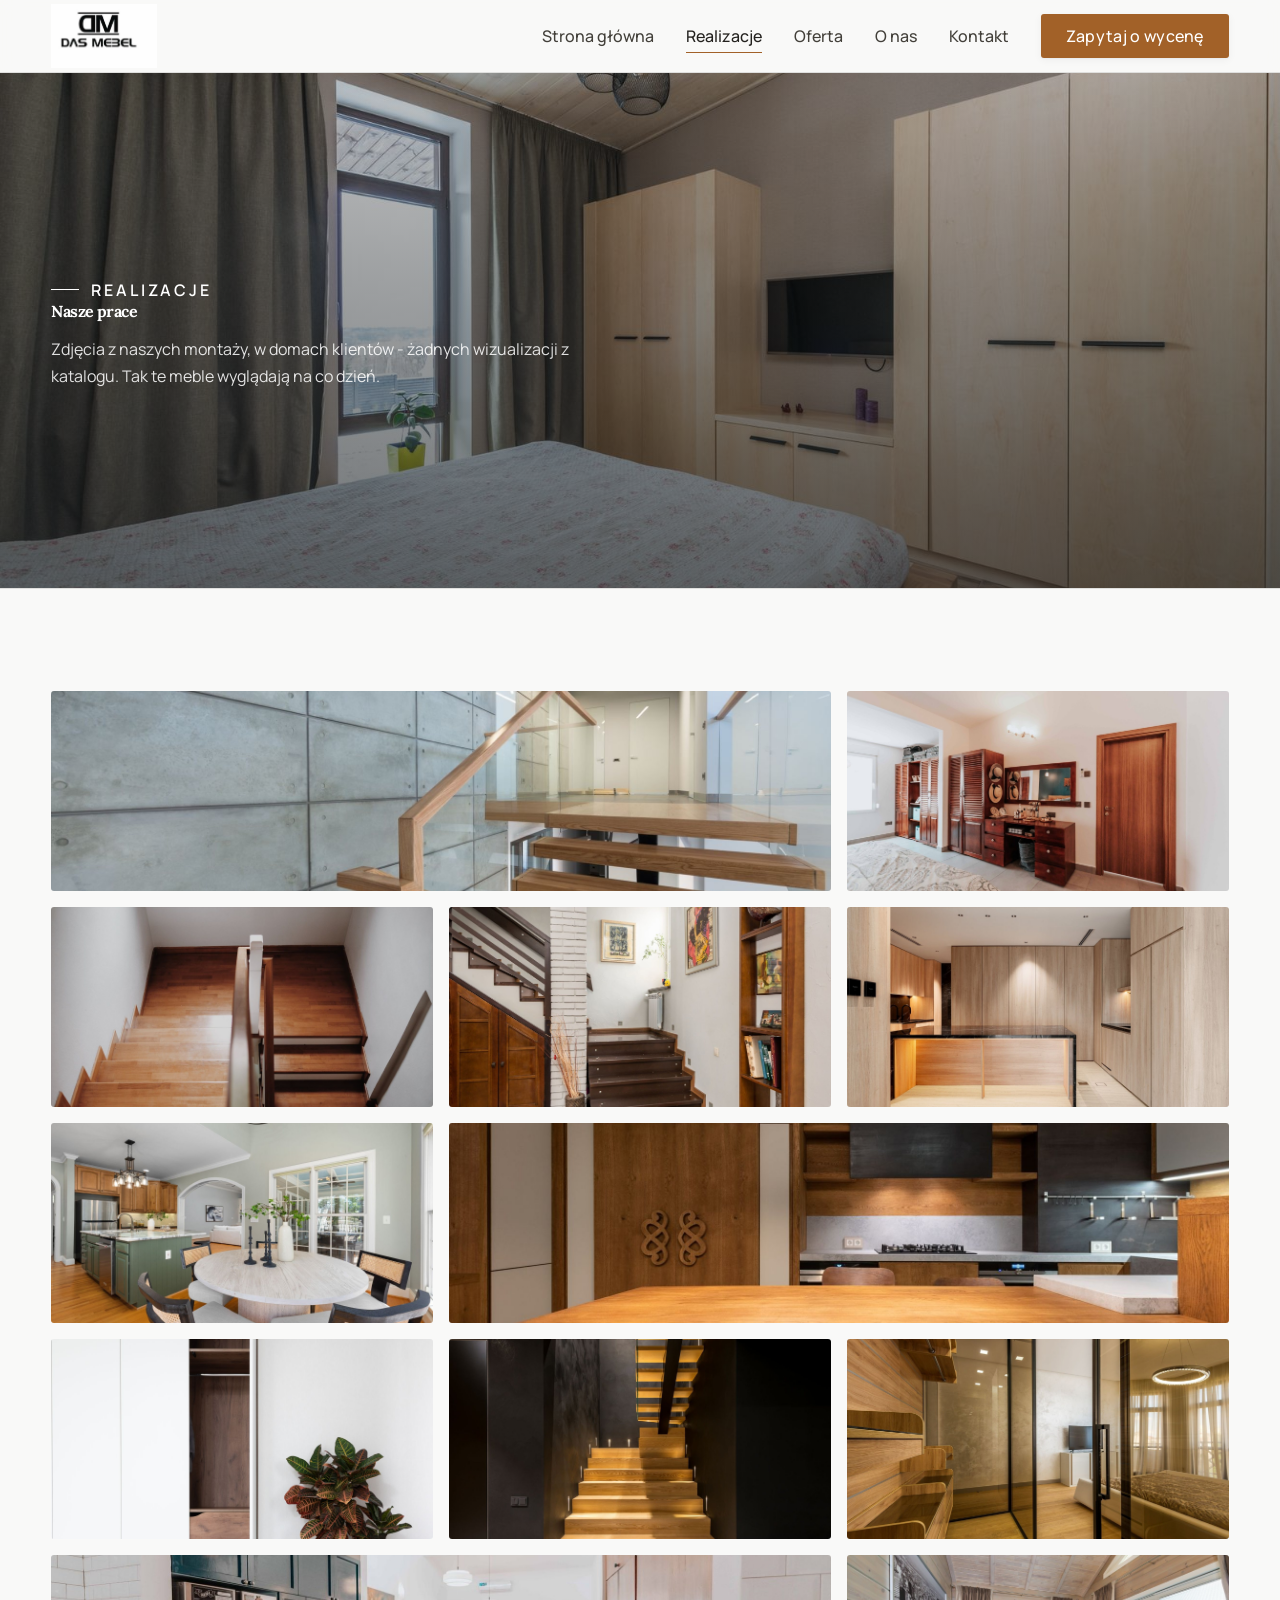
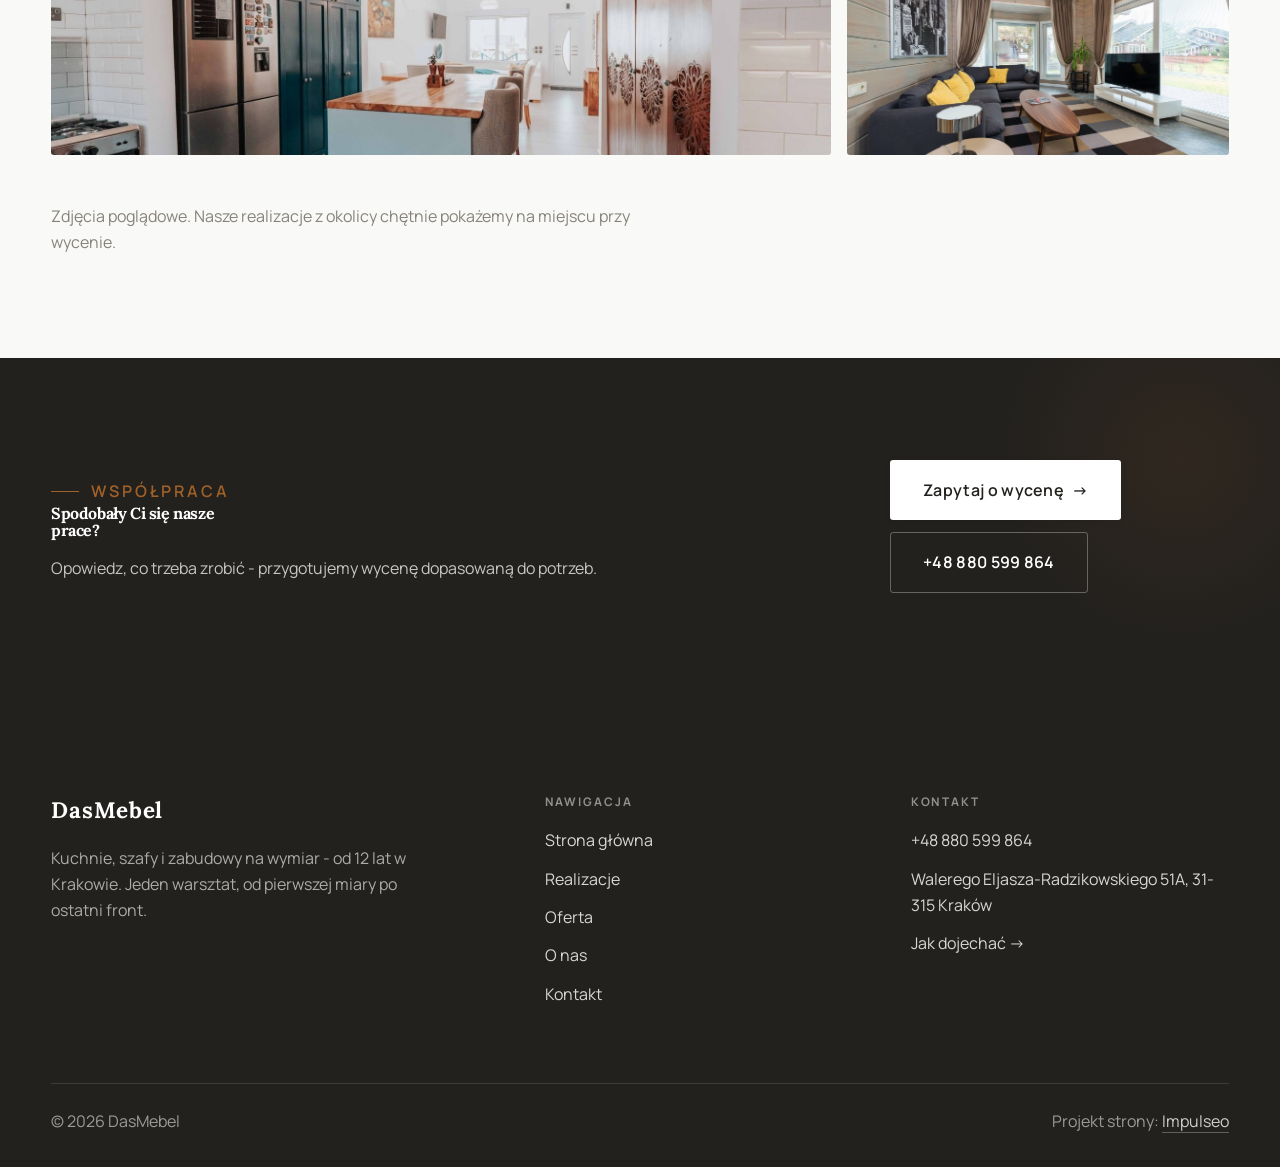
<file: realizacje.html>
<!DOCTYPE html>
<html lang="pl">
<head>
<meta name="robots" content="noindex, nofollow">
<meta charset="UTF-8">
<meta name="viewport" content="width=device-width, initial-scale=1.0">
<title>Realizacje - DasMebel</title>
<meta name="description" content="Realizacje DasMebel: Kuchnia na wymiar, Szafa wnękowa, Garderoba, Zabudowa pod skosem, Blat z litego drewna">
<link rel="preconnect" href="https://fonts.googleapis.com">
<link rel="preconnect" href="https://fonts.gstatic.com" crossorigin>
<link href="https://fonts.googleapis.com/css2?family=Lora:wght@500;600;700&family=Manrope:wght@400;500;600&display=swap" rel="stylesheet">
<link rel="stylesheet" href="assets/styles.css">
</head>
<body>

<header class="nav">
  <div class="wrap nav-inner">
    <a class="brand" href="index.html"><img class="brand-logo" src="img/logo.png" alt="DasMebel - meble na wymiar"></a>
    <nav class="nav-links">
      <a href="index.html">Strona główna</a>
      <a href="realizacje.html" class="active">Realizacje</a>
      <a href="oferta.html">Oferta</a>
      <a href="o-nas.html">O nas</a>
      <a href="kontakt.html">Kontakt</a>
      <a href="kontakt.html" class="btn btn-accent">Zapytaj o wycenę</a>
    </nav>
    <button class="nav-toggle" aria-label="Menu"><span></span><span></span><span></span></button>
  </div>
</header>

<section class="pagehead">
  <img src="img/g10.jpg" alt="DasMebel - Nasze prace">
  <div class="wrap">
    <span class="eyebrow">Realizacje</span>
    <h1>Nasze prace</h1>
    <p>Zdjęcia z naszych montaży, w domach klientów - żadnych wizualizacji z katalogu. Tak te meble wyglądają na co dzień.</p>
  </div>
</section>
<section>
  <div class="wrap">
    <div class="gallery">
      <div class="tile t-two3 reveal"><img src="img/g1.jpg" alt="Kuchnia na wymiar" loading="lazy"><div class="cap">Kuchnia na wymiar</div></div>
      <div class="tile t-third reveal"><img src="img/g2.jpg" alt="Szafa wnękowa" loading="lazy"><div class="cap">Szafa wnękowa</div></div>
      <div class="tile t-third reveal"><img src="img/g3.jpg" alt="Garderoba" loading="lazy"><div class="cap">Garderoba</div></div>
      <div class="tile t-third reveal"><img src="img/g4.jpg" alt="Zabudowa pod skosem" loading="lazy"><div class="cap">Zabudowa pod skosem</div></div>
      <div class="tile t-third reveal"><img src="img/g5.jpg" alt="Blat z litego drewna" loading="lazy"><div class="cap">Blat z litego drewna</div></div>
      <div class="tile t-third reveal"><img src="img/g6.jpg" alt="Mebel po montażu" loading="lazy"><div class="cap">Mebel po montażu</div></div>
      <div class="tile t-two3 reveal"><img src="img/g7.jpg" alt="DasMebel" loading="lazy"></div>
      <div class="tile t-third reveal"><img src="img/g8.jpg" alt="DasMebel" loading="lazy"></div>
      <div class="tile t-third reveal"><img src="img/g9.jpg" alt="DasMebel" loading="lazy"></div>
      <div class="tile t-third reveal"><img src="img/g11.jpg" alt="DasMebel" loading="lazy"></div>
      <div class="tile t-two3 reveal"><img src="img/g12.jpg" alt="DasMebel" loading="lazy"></div>
      <div class="tile t-third reveal"><img src="img/g13.jpg" alt="DasMebel" loading="lazy"></div>
    </div>
    <p class="muted reveal" style="margin-top:var(--space-7);font-size:var(--text-sm);max-width:62ch">Zdjęcia poglądowe. Nasze realizacje z okolicy chętnie pokażemy na miejscu przy wycenie.</p>
  </div>
</section>
<section class="cta">
  <div class="wrap">
    <div class="reveal">
      <span class="eyebrow">Współpraca</span>
      <h2>Spodobały Ci się nasze prace?</h2>
      <p>Opowiedz, co trzeba zrobić - przygotujemy wycenę dopasowaną do potrzeb.</p>
    </div>
    <div class="cta-actions reveal">
      <a href="kontakt.html" class="btn btn-light">Zapytaj o wycenę <span class="arr">→</span></a>
      <a href="tel:+48880599864" class="btn btn-ghost" style="color:#fff;border-color:rgba(255,255,255,.3)">+48 880 599 864</a>
    </div>
  </div>
</section>

<footer>
  <div class="wrap">
    <div class="foot-grid">
      <div class="foot-brand">
        <div class="name">DasMebel</div>
        <p>Kuchnie, szafy i zabudowy na wymiar - od 12 lat w Krakowie. Jeden warsztat, od pierwszej miary po ostatni front.</p>
      </div>
      <div class="foot-col">
        <h4>Nawigacja</h4>
        <a href="index.html">Strona główna</a>
        <a href="realizacje.html">Realizacje</a>
        <a href="oferta.html">Oferta</a>
        <a href="o-nas.html">O nas</a>
        <a href="kontakt.html">Kontakt</a>
      </div>
      <div class="foot-col">
        <h4>Kontakt</h4>
        <a href="tel:+48880599864">+48 880 599 864</a>
        <p>Walerego Eljasza-Radzikowskiego 51A, 31-315 Kraków</p>
        <a href="https://maps.google.com/?cid=15996347516961122501" target="_blank" rel="noopener">Jak dojechać →</a>
      </div>
    </div>
    <div class="foot-bot">
      <span>© 2026 DasMebel</span>
      <span>Projekt strony: <a class="foot-credit" href="https://impulseo.pl" target="_blank" rel="noopener">Impulseo</a></span>
    </div>
  </div>
</footer>


<script src="assets/main.js"></script>
</body>
</html>
</file>
<file: assets/styles.css>
/* ============================================================
   STOLBASZ — premium, architektoniczny B2B fit-out
   Jasna paleta, zero brązu. System wg premium-web-craft.
   Projekt strony: Impulseo (impulseo.pl)
   ============================================================ */

:root{
  /* PALETA — jasna, architektoniczna, chłodna */
  --paper:#F3F1EC;          /* główne tło */
  --paper-2:#E6E3DB;        /* sekcje alternatywne (chłodny jasny szary) */
  --paper-3:#E6E3DB;        /* delikatne wypełnienia */
  --ink:#23211E;            /* tekst główny — chłodny grafit */
  --ink-soft:#43403A;       /* nagłówki drugorzędne */
  --muted:#87837A;          /* tekst poboczny */
  --line:rgba(35,33,30,.12);/* hairline */
  --accent:#8A6B3C;         /* stonowany petrol-slate — jedyny akcent */
  --accent-d:#6E5430;
  --accent-soft:rgba(138,107,60,.10);
  --dark:#23211E;           /* sekcje ciemne (stopka/CTA) */

  /* ODSTĘPY — skala 4/8 */
  --space-1:4px; --space-2:8px; --space-3:12px; --space-4:16px; --space-5:24px;
  --space-6:32px; --space-7:48px; --space-8:64px; --space-9:96px; --space-10:128px;

  /* TYPOGRAFIA — fluid clamp() */
  --text-sm:clamp(.82rem,.8rem+.1vw,.9rem);
  --text-base:clamp(1rem,.97rem+.15vw,1.1rem);
  --text-lg:clamp(1.12rem,1.05rem+.3vw,1.3rem);
  --text-h3:clamp(1.2rem,1.1rem+.5vw,1.5rem);
  --text-h2:clamp(1.9rem,1.5rem+1.9vw,2.8rem);
  --text-h1:clamp(2.6rem,1.9rem+3.6vw,4.6rem);

  /* PROMIENIE — architektoniczne, raczej ostre */
  --r-sm:3px; --r-md:6px; --r-lg:10px;

  /* RUCH */
  --ease:cubic-bezier(.25,.46,.45,.94); --dur:.24s;

  /* CIENIE — miękkie, warstwowe */
  --sh-sm:0 1px 2px rgba(16,24,32,.04), 0 2px 8px rgba(16,24,32,.05);
  --sh-md:0 2px 6px rgba(16,24,32,.05), 0 12px 28px -8px rgba(16,24,32,.12);
  --sh-lg:0 6px 14px rgba(16,24,32,.07), 0 26px 56px -18px rgba(16,24,32,.22);

  --hairline:1px solid var(--line);

  --font-display:'Lora',serif;
  --font-body:'Manrope',sans-serif;
}

*{box-sizing:border-box;margin:0;padding:0}
html{scroll-behavior:smooth}
body{
  font-family:var(--font-body);
  font-size:var(--text-base);
  line-height:1.65;
  color:var(--ink);
  background:var(--paper);
  -webkit-font-smoothing:antialiased;
  text-rendering:optimizeLegibility;
}
img{max-width:100%;display:block}
a{color:inherit;text-decoration:none}

.wrap{width:min(92%,1180px);margin-inline:auto}
section{padding-block:clamp(52px,6.5vw,96px)}

h1,h2,h3{font-family:var(--font-display);font-weight:700;line-height:1.08;letter-spacing:-.02em;color:var(--ink)}
h1{font-size:var(--text-h1);letter-spacing:-.035em}
h2{font-size:var(--text-h2);letter-spacing:-.025em}
h3{font-size:var(--text-h3)}
p{max-width:65ch}

.eyebrow{
  font-family:var(--font-body);
  font-size:var(--text-sm);
  font-weight:600;
  letter-spacing:.18em;
  text-transform:uppercase;
  color:var(--accent);
  display:inline-flex;align-items:center;gap:var(--space-3);
}
.eyebrow::before{content:"";width:28px;height:1px;background:var(--accent);display:inline-block}

.muted{color:var(--muted)}
.lead{font-size:var(--text-lg);line-height:1.55;color:var(--ink-soft);max-width:50ch}

/* ---------- BUTTONS ---------- */
.btn{
  display:inline-flex;align-items:center;gap:var(--space-2);
  font-weight:600;font-size:var(--text-sm);letter-spacing:.02em;
  padding:var(--space-4) var(--space-6);
  border-radius:var(--r-sm);
  transition:transform var(--dur) var(--ease),box-shadow var(--dur) var(--ease),background var(--dur) var(--ease);
  cursor:pointer;border:1px solid transparent;
}
.btn-accent{background:var(--accent);color:#fff;box-shadow:var(--sh-sm)}
.btn-accent:hover{background:var(--accent-d);transform:translateY(-2px);box-shadow:var(--sh-md)}
.btn-accent:active{transform:translateY(0);box-shadow:var(--sh-sm)}
.btn-ghost{background:transparent;color:var(--ink);border-color:var(--line)}
.btn-ghost:hover{border-color:var(--accent);color:var(--accent);transform:translateY(-2px)}
.btn-light{background:#fff;color:var(--ink);box-shadow:var(--sh-sm)}
.btn-light:hover{transform:translateY(-2px);box-shadow:var(--sh-md)}
.btn .arr{transition:transform var(--dur) var(--ease)}
.btn:hover .arr{transform:translateX(4px)}

/* ---------- NAV ---------- */
.nav{
  position:sticky;top:0;z-index:50;
  background:color-mix(in srgb,var(--paper) 88%,transparent);
  backdrop-filter:saturate(140%) blur(10px);
  border-bottom:var(--hairline);
}
.nav-inner{display:flex;align-items:center;justify-content:space-between;height:72px}
.brand{display:flex;flex-direction:column;line-height:1}
.brand .name{font-family:var(--font-display);font-weight:800;font-size:1.35rem;letter-spacing:.04em}
.brand .sub{font-size:.62rem;letter-spacing:.34em;text-transform:uppercase;color:var(--muted);margin-top:5px}
.nav-links{display:flex;align-items:center;gap:var(--space-6)}
.nav-links a{font-size:var(--text-sm);font-weight:500;color:var(--ink-soft);position:relative;padding-block:4px;transition:color var(--dur) var(--ease)}
.nav-links a::after{content:"";position:absolute;left:0;bottom:0;width:0;height:1.5px;background:var(--accent);transition:width var(--dur) var(--ease)}
.nav-links a:hover,.nav-links a.active{color:var(--ink)}
.nav-links a:hover::after,.nav-links a.active::after{width:100%}
.nav-links .btn{padding:var(--space-2) var(--space-5)}
/* przyciski w nav: właściwy kolor (przebij .nav-links a) + bez podkreślenia */
.nav-links a.btn-accent{color:#fff}
.nav-links a.btn-ghost,.nav-links a.btn-light{color:var(--ink)}
.nav-links a.btn::after{display:none}
.nav-toggle{display:none;background:none;border:none;cursor:pointer;flex-direction:column;gap:5px;padding:8px}
.nav-toggle span{width:24px;height:2px;background:var(--ink);transition:var(--dur)}

/* ---------- HERO (split) ---------- */
.hero{position:relative;overflow:hidden;border-bottom:var(--hairline)}
.hero-grid{display:grid;grid-template-columns:1.05fr .95fr;gap:clamp(24px,4vw,60px);align-items:center;
  padding-block:clamp(36px,4.5vw,64px)}
.hero-copy .eyebrow{margin-bottom:var(--space-5)}
.hero-copy h1{margin-bottom:var(--space-5)}
.hero-copy .lead{margin-bottom:var(--space-7)}
.hero-actions{display:flex;flex-wrap:wrap;gap:var(--space-4)}
.hero-art{position:relative;aspect-ratio:4/3;border-radius:var(--r-lg);overflow:hidden;box-shadow:var(--sh-lg)}
.hero-art img{width:100%;height:100%;object-fit:cover}
.hero-art::after{content:"";position:absolute;inset:0;background:linear-gradient(180deg,transparent 55%,rgba(18,24,28,.28))}
.hero-badge{position:absolute;left:var(--space-5);bottom:var(--space-5);z-index:2;
  background:rgba(252,252,251,.94);backdrop-filter:blur(4px);
  border-radius:var(--r-md);padding:var(--space-4) var(--space-5);box-shadow:var(--sh-md);max-width:78%}
.hero-badge strong{display:block;font-family:var(--font-display);font-size:1rem;letter-spacing:-.01em}
.hero-badge span{font-size:var(--text-sm);color:var(--muted)}

/* ---------- HERO duży / kinowy (strona główna) ---------- */
.hero-cine{position:relative;min-height:clamp(560px,82vh,840px);min-height:clamp(560px,82svh,840px);display:flex;align-items:center;overflow:hidden;border-bottom:var(--hairline)}
.hero-cine>img{position:absolute;inset:0;width:100%;height:100%;object-fit:cover;z-index:0}
.hero-cine::after{content:"";position:absolute;inset:0;z-index:1;
  background:linear-gradient(95deg,rgba(13,18,23,.86) 0%,rgba(13,18,23,.64) 32%,rgba(13,18,23,.24) 62%,rgba(13,18,23,.04) 100%)}
.hero-cine .wrap{position:relative;z-index:2;padding-block:var(--space-8)}
.hero-cine .hero-copy{max-width:660px}
.hero-cine .eyebrow{color:#fff;margin-bottom:var(--space-5)}
.hero-cine .eyebrow::before{background:#fff}
.hero-cine h1{color:#fff;margin-bottom:var(--space-5);font-size:clamp(2.9rem,2rem+4.4vw,5.2rem)}
.hero-cine .lead{color:rgba(255,255,255,.92);max-width:48ch;margin-bottom:var(--space-7)}
.hero-cine .hero-actions{display:flex;flex-wrap:wrap;gap:var(--space-4)}
@media(max-width:680px){
  .hero-cine{min-height:clamp(520px,76vh,640px);min-height:clamp(520px,76svh,640px);align-items:flex-end}
  .hero-cine::after{background:linear-gradient(0deg,rgba(13,18,23,.9) 6%,rgba(13,18,23,.45) 55%,rgba(13,18,23,.25) 100%)}
  .hero-cine .wrap{padding-bottom:var(--space-9)}
}

/* full-bleed hero variant (podstrony) */
.pagehead{position:relative;min-height:46vh;min-height:46svh;display:flex;align-items:flex-end;overflow:hidden;border-bottom:var(--hairline)}
.pagehead img{position:absolute;inset:0;width:100%;height:100%;object-fit:cover}
.pagehead::after{content:"";position:absolute;inset:0;background:linear-gradient(180deg,rgba(18,24,28,.25),rgba(18,24,28,.62))}
.pagehead .wrap{position:relative;z-index:2;padding-block:var(--space-9);color:#fff}
.pagehead h1{color:#fff;max-width:18ch}
.pagehead .eyebrow{color:#fff}
.pagehead .eyebrow::before{background:#fff}
.pagehead p{color:rgba(255,255,255,.86);margin-top:var(--space-4);max-width:54ch}

/* ---------- STRIP (pasek skrótów / liczby) ---------- */
.strip{background:var(--dark);color:#fff}
.strip .wrap{display:grid;grid-template-columns:repeat(4,1fr);gap:var(--space-6);padding-block:var(--space-8)}
.strip .item .k{font-family:var(--font-display);font-size:clamp(1.6rem,1.2rem+1.4vw,2.4rem);font-weight:800;letter-spacing:-.02em;color:#fff}
.strip .item .v{font-size:var(--text-sm);color:rgba(255,255,255,.66);margin-top:var(--space-2);line-height:1.45}
.strip .item{border-left:2px solid var(--accent);padding-left:var(--space-5)}

/* ---------- SECTION HEAD ---------- */
.head{max-width:48rem;margin-bottom:var(--space-8)}
.head.center{margin-inline:auto;text-align:center}
.head .eyebrow{margin-bottom:var(--space-4)}
.head h2{margin-bottom:var(--space-4)}
.head p{color:var(--muted);font-size:var(--text-lg);line-height:1.55}
.head.center p{margin-inline:auto}

/* ---------- INTRO SPLIT ---------- */
.split{display:grid;grid-template-columns:.92fr 1.08fr;gap:clamp(28px,5vw,80px);align-items:center}
.split.rev{grid-template-columns:1.08fr .92fr}
.split.rev .split-art{order:-1}
.split-art{position:relative;aspect-ratio:5/4;border-radius:var(--r-lg);overflow:hidden;box-shadow:var(--sh-lg)}
.split-art img{width:100%;height:100%;object-fit:cover}
.split-copy h2{margin-bottom:var(--space-5)}
.split-copy p+p{margin-top:var(--space-4)}
.split-copy .btn{margin-top:var(--space-6)}

/* ---------- SERVICES (zakres) ---------- */
.svc-grid{display:grid;grid-template-columns:repeat(auto-fit,minmax(280px,1fr));gap:var(--space-5)}
.svc{background:#fff;border:var(--hairline);border-radius:var(--r-md);padding:var(--space-7) var(--space-6);
  transition:transform var(--dur) var(--ease),box-shadow var(--dur) var(--ease),border-color var(--dur) var(--ease);
  position:relative;overflow:hidden}
.svc::before{content:"";position:absolute;left:0;top:0;width:3px;height:0;background:var(--accent);transition:height var(--dur) var(--ease)}
.svc:hover{transform:translateY(-4px);box-shadow:var(--sh-md);border-color:transparent}
.svc:hover::before{height:100%}
.svc .ic{font-family:var(--font-display);font-size:.8rem;font-weight:700;letter-spacing:.12em;color:var(--accent);margin-bottom:var(--space-4)}
.svc h3{margin-bottom:var(--space-3);font-size:1.22rem}
.svc p{color:var(--muted);font-size:var(--text-base);line-height:1.6}

/* big detailed service rows */
.svc-row{display:grid;grid-template-columns:.8fr 1.2fr;gap:clamp(20px,4vw,60px);align-items:center;padding-block:var(--space-8)}
.svc-row+.svc-row{border-top:var(--hairline)}
.svc-row.rev{grid-template-columns:1.2fr .8fr}
.svc-row.rev .svc-row-art{order:-1}
.svc-row-art{aspect-ratio:4/3;border-radius:var(--r-md);overflow:hidden;box-shadow:var(--sh-md)}
.svc-row-art img{width:100%;height:100%;object-fit:cover}
.svc-row h3{font-size:1.5rem;margin-bottom:var(--space-4)}
.svc-row .num{font-family:var(--font-display);font-size:.85rem;font-weight:700;letter-spacing:.14em;color:var(--accent);display:block;margin-bottom:var(--space-3)}
.svc-row ul{list-style:none;margin-top:var(--space-4);display:flex;flex-direction:column;gap:var(--space-2)}
.svc-row li{position:relative;padding-left:var(--space-5);color:var(--muted);font-size:var(--text-base)}
.svc-row li::before{content:"";position:absolute;left:0;top:.62em;width:8px;height:1px;background:var(--accent)}

/* ---------- GALLERY (realizacje) ---------- */
.gallery{display:grid;grid-template-columns:repeat(12,1fr);gap:var(--space-4);grid-auto-rows:200px}
/* GALERIA MASONRY — pionowe zdjęcia (portrety beauty/wellness) bez przycinania: kolumny, height auto */
.gallery-masonry{column-count:3;column-gap:var(--space-4)}
@media(max-width:900px){.gallery-masonry{column-count:2}}
@media(max-width:560px){.gallery-masonry{column-count:1}}
.gallery-masonry .m-tile{break-inside:avoid;margin:0 0 var(--space-4);padding:0;position:relative;overflow:hidden;border-radius:var(--r-md);border:1px solid var(--line)}
.gallery-masonry .m-tile img{width:100%;height:auto;display:block}
.gallery-masonry .m-tile .cap{position:absolute;left:0;right:0;bottom:0;padding:var(--space-4);color:#fff;background:linear-gradient(0deg,rgba(0,0,0,.55),transparent);font-size:var(--text-sm)}
.gallery-masonry .m-tile .cap small{display:block;font-weight:400;opacity:.78;letter-spacing:.04em;text-transform:uppercase;font-size:.66rem;margin-top:3px}
.tile{position:relative;overflow:hidden;border-radius:var(--r-md);box-shadow:var(--sh-sm);
  transition:transform var(--dur) var(--ease),box-shadow var(--dur) var(--ease)}
.tile img{width:100%;height:100%;object-fit:cover;transition:transform .6s var(--ease)}
.tile:hover{box-shadow:var(--sh-md)}
.tile:hover img{transform:scale(1.05)}
.tile .cap{position:absolute;left:0;right:0;bottom:0;padding:var(--space-5) var(--space-4) var(--space-4);
  background:linear-gradient(transparent,rgba(18,24,28,.78));color:#fff;
  font-size:var(--text-sm);font-weight:600;letter-spacing:.01em;
  opacity:0;transform:translateY(8px);transition:var(--dur) var(--ease)}
.tile:hover .cap{opacity:1;transform:translateY(0)}
.tile .cap small{display:block;font-weight:400;opacity:.78;letter-spacing:.04em;text-transform:uppercase;font-size:.66rem;margin-top:3px}
/* bento spans */
.t-wide{grid-column:span 6}
.t-tall{grid-column:span 6;grid-row:span 2}
.t-std{grid-column:span 6}
.t-third{grid-column:span 4}
.t-two3{grid-column:span 8}

/* ---------- TRUST / WIARYGODNOŚĆ ---------- */
.trust{background:var(--paper-2)}
.trust-grid{display:grid;grid-template-columns:repeat(auto-fit,minmax(240px,1fr));gap:var(--space-5);margin-top:var(--space-7)}
.trust-card{background:#fff;border-radius:var(--r-md);padding:var(--space-7) var(--space-6);box-shadow:var(--sh-sm);border-top:3px solid var(--accent)}
.trust-card .big{font-family:var(--font-display);font-size:clamp(1.8rem,1.3rem+1.6vw,2.6rem);font-weight:800;letter-spacing:-.02em;color:var(--ink);line-height:1}
.trust-card h3{font-size:1.12rem;margin:var(--space-3) 0 var(--space-2)}
.trust-card p{color:var(--muted);font-size:var(--text-base);line-height:1.55}

/* ---------- CTA band ---------- */
.cta{background:var(--dark);color:#fff;position:relative;overflow:hidden}
.cta .wrap{display:grid;grid-template-columns:1.4fr .6fr;gap:var(--space-7);align-items:center;position:relative;z-index:2}
.cta h2{color:#fff;max-width:20ch}
.cta p{color:rgba(255,255,255,.74);margin-top:var(--space-4)}
.cta-actions{display:flex;flex-direction:column;gap:var(--space-3);align-items:flex-start}
.cta::before{content:"";position:absolute;right:-80px;top:-80px;width:360px;height:360px;border-radius:50%;
  background:radial-gradient(circle,var(--accent-soft),transparent 70%)}

/* ---------- CONTACT ---------- */
.contact-grid{display:grid;grid-template-columns:.85fr 1.15fr;gap:clamp(28px,4vw,56px);align-items:start}
.info-list{display:flex;flex-direction:column;gap:var(--space-2)}
.info-row{display:flex;gap:var(--space-4);align-items:flex-start;padding-block:var(--space-4);border-bottom:var(--hairline)}
.info-row .ic{flex:none;width:42px;height:42px;display:grid;place-items:center;border-radius:50%;
  background:var(--accent-soft);color:var(--accent);font-size:1.05rem}
.info-row .lbl{font-size:.72rem;letter-spacing:.14em;text-transform:uppercase;color:var(--muted)}
.info-row .val{font-weight:600;font-size:var(--text-base);margin-top:2px}
.info-row a.val:hover{color:var(--accent)}
.map{border:none;border-radius:var(--r-lg);box-shadow:var(--sh-md);width:100%;height:100%;min-height:380px;filter:grayscale(.2) contrast(1.02)}
.form{background:#fff;border:var(--hairline);border-radius:var(--r-lg);padding:clamp(24px,3vw,40px);box-shadow:var(--sh-sm)}
.form .fld{margin-bottom:var(--space-5)}
.form label{display:block;font-size:var(--text-sm);font-weight:600;margin-bottom:var(--space-2)}
.form input,.form textarea{width:100%;font-family:inherit;font-size:var(--text-base);color:var(--ink);
  padding:var(--space-4);border:var(--hairline);border-radius:var(--r-sm);background:var(--paper);transition:border-color var(--dur)}
.form input:focus,.form textarea:focus{outline:none;border-color:var(--accent);background:#fff}
.form textarea{resize:vertical;min-height:120px}
.form .note{font-size:var(--text-sm);color:var(--muted);margin-top:var(--space-3)}

/* ---------- FOOTER ---------- */
footer{background:var(--dark);color:#fff;padding-block:var(--space-9) var(--space-6)}
.foot-grid{display:grid;grid-template-columns:1.4fr 1fr 1fr;gap:var(--space-7);margin-bottom:var(--space-8)}
.foot-brand .name{font-family:var(--font-display);font-weight:800;font-size:1.4rem;letter-spacing:.04em}
.foot-brand p{color:rgba(255,255,255,.62);margin-top:var(--space-4);font-size:var(--text-base);max-width:38ch}
.foot-col h4{font-size:.74rem;letter-spacing:.16em;text-transform:uppercase;color:rgba(255,255,255,.5);margin-bottom:var(--space-4)}
.foot-col a,.foot-col p{display:block;color:rgba(255,255,255,.82);font-size:var(--text-base);margin-bottom:var(--space-3)}
.foot-col a:hover{color:#fff}
.foot-bot{border-top:1px solid rgba(255,255,255,.12);padding-top:var(--space-5);display:flex;justify-content:space-between;flex-wrap:wrap;gap:var(--space-3);
  font-size:var(--text-sm);color:rgba(255,255,255,.55)}
.foot-bot a:hover{color:#fff}

/* ---------- REVEAL ---------- */
.reveal{opacity:0;transform:translateY(22px);transition:opacity .6s var(--ease),transform .6s var(--ease)}
.reveal.in{opacity:1;transform:none}

/* ---------- RESPONSIVE ---------- */
@media(max-width:920px){
  .hero-grid,.split,.split.rev,.svc-row,.svc-row.rev,.cta .wrap,.contact-grid,.foot-grid{grid-template-columns:1fr}
  .split.rev .split-art,.svc-row.rev .svc-row-art{order:0}
  .hero-art{aspect-ratio:16/10;max-height:420px}
  .strip .wrap{grid-template-columns:repeat(2,1fr);gap:var(--space-7)}
  .gallery{grid-auto-rows:180px}
  .t-wide,.t-tall,.t-std,.t-third,.t-two3{grid-column:span 6}
  .t-tall{grid-row:span 1}
  .cta-actions{flex-direction:row;flex-wrap:wrap}
  .foot-grid{gap:var(--space-6)}
}
@media(max-width:680px){
  .nav-links{position:fixed;inset:72px 0 auto 0;background:var(--paper);flex-direction:column;align-items:stretch;
    gap:0;padding:var(--space-4) 6%;border-bottom:var(--hairline);box-shadow:var(--sh-md);
    transform:translateY(-120%);transition:transform var(--dur) var(--ease)}
  .nav-links.open{transform:translateY(0)}
  .nav-links a{padding-block:var(--space-4);border-bottom:var(--hairline)}
  .nav-links .btn{margin-top:var(--space-3);justify-content:center}
  .nav-toggle{display:flex}
  .strip .wrap{grid-template-columns:1fr}
  .gallery{grid-template-columns:repeat(6,1fr)}
  .foot-grid{grid-template-columns:1fr}
}
@media(prefers-reduced-motion:reduce){
  *{animation-duration:.01ms!important;transition:none!important}
  .reveal{opacity:1!important;transform:none!important}
  html{scroll-behavior:auto}
}

/* ============================================================
   PREMIUM LAYER — destylat deep-researchu branż (anty-AI, spokój).
   Zmienne STOLBASZ (--accent/--ink/--paper/--line/--dark). Ruch ledwo
   zauważalny, krzywa cubic-bezier(.16,.84,.44,1); prefers-reduced-motion
   pokryte blanketem wyżej. Karty hairline zamiast cieni = #1 sygnał „nie-AI".
   ============================================================ */

/* więcej oddechu między sekcjami (liderzy: 110-130px) */
section{padding-block:clamp(64px,8vw,128px)}

/* 1) Aksamitny reveal — dłuższa, miękka krzywa zamiast „skoku" */
.reveal{transition:opacity .9s cubic-bezier(.16,.84,.44,1),transform .9s cubic-bezier(.16,.84,.44,1);will-change:opacity,transform}
/* stagger TYLKO w galerii (tam pozycja = porządek dzieci) */
.gallery .reveal:nth-child(2){transition-delay:.07s}
.gallery .reveal:nth-child(3){transition-delay:.14s}
.gallery .reveal:nth-child(4){transition-delay:.21s}
.gallery .reveal:nth-child(5){transition-delay:.28s}
.gallery .reveal:nth-child(6){transition-delay:.35s}

/* 2) Hero STATYCZNY na .hero-cine — Ken Burns CAŁKIEM WYŁĄCZONY 26.06 (3. zgłoszenie Szymona).
   GENEZA: animowanie scale na <img> hero z teksturami (cegły/framugi) re-samplinguje obraz
   klatka po klatce → na części ekranów drobne drganie/shimmer = „heroshot się trzęsie".
   translateY usunięto wcześniej, scale-only + will-change/GPU NIE wystarczyły do GWARANCJI gładkości.
   Krzysztof zażądał pewności („make sure, że błąd się nie pojawi") > efekt. Zero animacji = 0% drgania.
   Delikatny zoom zostaje TYLKO w pełnoekranowych hero gastro/studio (hg-bg/hs-bg — tło, inny
   mechanizm, chwalone, nigdy nie zgłaszane). NIE wracać do KB na .hero-cine bez realnego testu
   na sprzęcie klienta — to ryzyko regresji „trzęsienia”. */
/* BEZPIECZNY "wow" na hero = jednorazowy FADE-IN (opacity), nie zoom.
   opacity nie dotyka bitmapy → gładkie na KAŻDYM zdjęciu/ekranie/GPU, zero ryzyka migotania.
   Geometryczny ruch (scale/translate) na .hero-cine jest ZAKAZANY (bramka pilnuje). */
@keyframes heroFade{from{opacity:0}to{opacity:1}}
.hero-cine>img{transform:none;animation:heroFade 1.1s ease-out both}

/* 3) Akcentowy hairline pod nagłówkiem sekcji, który „rysuje się" przy wejściu */
.head h2{position:relative;padding-bottom:18px}
.head h2::after{content:"";position:absolute;left:0;bottom:0;height:1px;width:0;background:var(--accent);transition:width 1s cubic-bezier(.16,.84,.44,1) .15s}
.head.center h2::after{left:50%;transform:translateX(-50%)}
.head.reveal.in h2::after,.head.center.reveal.in h2::after{width:54px}

/* 4) Karty HAIRLINE zamiast cieni/zaokrągleń (najmocniejszy anty-AI detal) */
.svc{background:transparent;border:1px solid var(--line);border-radius:var(--r-sm);box-shadow:none}
.svc:hover{box-shadow:none;border-color:var(--accent);transform:translateY(-3px)}
.trust-card{background:transparent;box-shadow:none;border:1px solid var(--line);border-top:2px solid var(--accent);border-radius:var(--r-sm)}
.tile{box-shadow:none;border-radius:var(--r-sm)}
.tile:hover{box-shadow:none}

/* 5) Sticky-nav kondensuje się po przewinięciu (sygnał dopracowania) */
.nav{transition:box-shadow .4s ease,background .4s ease}
.nav.is-stuck{box-shadow:0 1px 0 var(--line),0 14px 30px -24px rgba(0,0,0,.45)}
.nav-inner{transition:height .35s var(--ease)}
.nav.is-stuck .nav-inner{height:60px}

/* 6) MANIFESTO — pełnoekranowy cytat-bohater (zastępuje generyczne „Dlaczego my") */
.manifesto{background:var(--paper-2);text-align:center}
.manifesto .wrap{max-width:60rem}
.manifesto p{font-family:var(--font-display);font-style:italic;font-size:clamp(1.6rem,1rem+2.4vw,2.8rem);line-height:1.32;color:var(--ink-soft);margin-inline:auto;max-width:26ch;position:relative;padding-top:var(--space-8)}
.manifesto p::before{content:"";position:absolute;top:0;left:50%;transform:translateX(-50%);width:54px;height:1px;background:var(--accent)}
.manifesto p span{color:var(--accent);font-style:italic}

/* 7) GATEWAYS — 3 duże bramy-zdjęcia (zamiast paska menu usług) */
.gateways{display:grid;grid-template-columns:repeat(3,1fr);gap:var(--space-4)}
.gateway{position:relative;aspect-ratio:3/4;overflow:hidden;border-radius:var(--r-sm);display:block}
.gateway img{width:100%;height:100%;object-fit:cover;transition:transform .8s var(--ease),filter .5s var(--ease)}
.gateway::after{content:"";position:absolute;inset:0;background:linear-gradient(180deg,transparent 38%,rgba(18,24,28,.74))}
.gateway:hover img{transform:scale(1.05);filter:brightness(1.05)}
.gateway .g-ttl{position:absolute;left:0;right:0;bottom:0;z-index:2;padding:var(--space-6) var(--space-5);color:#fff;font-family:var(--font-display);font-size:1.45rem;letter-spacing:-.01em;line-height:1.15}
.gateway .g-ttl small{display:block;font-family:var(--font-body);font-size:var(--text-sm);font-weight:400;opacity:.82;letter-spacing:.03em;margin-top:5px}
@media(max-width:760px){.gateways{grid-template-columns:1fr}.gateway{aspect-ratio:16/10}}

/* 8) LOGO klienta w nagłówku (gdy podane --logo) */
/* 52px domyślnie (feedback Bartka 06.07.2026: 40px ginęło, uwaga padła 3x; ~56px sprawdzone na żywym demie anna-borowiec-makeup) */
.brand-logo{height:64px;width:auto;max-width:300px;object-fit:contain;display:block}
.nav.is-stuck .brand-logo{height:52px}
@media(max-width:680px){.brand-logo{height:46px;max-width:210px}}

/* === focal-point zdjęć (smartcrop) — cover nie utnie twarzy/obiektu === */
img[src$="/hero.jpg"]{object-position:67% 50%}
[style*="hero.jpg"]{background-position:67% 50%}
img[src$="/about.jpg"]{object-position:83% 38%}
[style*="about.jpg"]{background-position:83% 38%}
img[src$="/g1.jpg"]{object-position:62% 50%}
[style*="g1.jpg"]{background-position:62% 50%}
img[src$="/g2.jpg"]{object-position:38% 50%}
[style*="g2.jpg"]{background-position:38% 50%}
img[src$="/g4.jpg"]{object-position:33% 50%}
[style*="g4.jpg"]{background-position:33% 50%}
img[src$="/g5.jpg"]{object-position:38% 50%}
[style*="g5.jpg"]{background-position:38% 50%}
img[src$="/g6.jpg"]{object-position:33% 50%}
[style*="g6.jpg"]{background-position:33% 50%}
img[src$="/g8.jpg"]{object-position:38% 50%}
[style*="g8.jpg"]{background-position:38% 50%}
img[src$="/g9.jpg"]{object-position:52% 15%}
[style*="g9.jpg"]{background-position:52% 15%}
img[src$="/g10.jpg"]{object-position:62% 50%}
[style*="g10.jpg"]{background-position:62% 50%}
img[src$="/g12.jpg"]{object-position:35% 52%}
[style*="g12.jpg"]{background-position:35% 52%}

/* === auto-paleta ze zdjęć klienta (dopasowanie do estetyki socials) === */
:root{--accent:#A26128;--accent-d:#7D481A;--accent-soft:rgba(162,97,40,0.10);--paper:#F9F9F8;--paper-2:#EFEEED;--paper-3:#E8E7E5;}

/* === HERO-FIT (29.07.2026) — hero DOPASOWUJE SIĘ do wysokości okna =========================
   Zgłoszenie K. 29.07: na jego laptopie przyciski CTA w hero były ucięte dolną krawędzią
   (Modern House). Pomiar headless (1512x879 → realny widok 792 px): dolna krawędź CTA
   wypadała 123 px POD ekranem. Nawet przy maksymalnym oknie (982) było -20 px.

   DLACZEGO POPRZEDNI FIX NIE DZIAŁAŁ: 27.07 dołożyliśmy @media(max-height:820px) — próg.
   Widok K. ma ~792-895 px, czyli TUŻ NAD progiem → reguła w ogóle się nie włączała.
   Progi są kruche: każdy inny laptop/dok/pasek zakładek przesuwa granicę.

   ROZWIĄZANIE: zero progów. Każdy rozmiar, który decyduje o wysokości hero (typografia,
   odstępy, padding), dostaje `min(dotychczasowa-wartość, X svh)` — czyli na wysokim ekranie
   nic się nie zmienia, a im niższe okno, tym płynniej mniejsze. Treści NIE ucinamy.

   Doklejane na SAM KONIEC styles.css (po motion) → wygrywa kaskadę, nie rusza reguł w miejscu.
   Weryfikacja: tools-retrofit/measure_fold.py (mierzy zapas pod CTA dla 720/800/879/982). */

/* ---------- HERO KINOWY (strona główna, rodziny „editorial") ---------- */
.hero-cine .wrap{padding-block:min(var(--space-8),4svh)}
.hero-cine .eyebrow{margin-bottom:min(var(--space-5),2svh)}
.hero-cine h1{font-size:min(clamp(2.9rem,2rem + 4.4vw,5.2rem),7.6svh);
  margin-bottom:min(var(--space-5),2.4svh)}
.hero-cine .lead{font-size:min(1.125rem,2.3svh);line-height:1.55;
  margin-bottom:min(var(--space-7),3.2svh)}

/* ---------- HERO FACHOWCY — wariant A (pełny ekran) ---------- */
.hf-panel{padding-top:min(clamp(6.5rem,13vh,9rem),11svh);
  padding-bottom:min(clamp(2.6rem,6vh,3.6rem),4svh)}
.hf-title{font-size:min(clamp(2.3rem,1.6rem + 3.2vw,4.3rem),7svh);
  margin-top:min(var(--space-4),1.8svh);margin-bottom:min(var(--space-4),1.8svh)}
.hf-lead{font-size:min(1.18rem,2.3svh);line-height:1.5}
.hf-phone{margin-top:min(var(--space-6),2.8svh);margin-bottom:min(var(--space-5),2.2svh)}
.hf-phone-num{font-size:min(clamp(2rem,1.5rem + 2.4vw,3.05rem),5.2svh)}
.hf-trust{margin-top:min(var(--space-6),2.6svh);padding-top:min(var(--space-4),1.6svh)}

/* Telefon: tam liczy się czytelność, nie upychanie — skalowanie wysokością wyłączone,
   bo przy 844 px wysokości ekranu svh-limity zaczęłyby zmniejszać tekst bez potrzeby. */
@media(max-width:680px){
  .hero-cine h1{font-size:clamp(1.9rem,1.15rem + 4.4vw,2.7rem)}
  .hero-cine .lead{font-size:.98rem}
  .hf-title{font-size:clamp(2.1rem,1.6rem + 3.2vw,3rem)}
  .hf-lead{font-size:1rem}
  .hf-phone-num{font-size:clamp(1.9rem,1.5rem + 2.4vw,2.5rem)}
}
/* === /HERO-FIT === */


/* ====== IMPULSEO-FIX-20260731 ======================================================
   1) PODPIS w stopce jest teraz linkiem do impulseo.pl - ma być widocznie klikalny.
   2) ŻYWY NAGŁÓWEK: warstwa przenikających kadrów (.mt-hero-layer) miała z-index:1, więc
      lądowała NAD przyciemnieniem hero, a w rodzinie „fachowcy" nawet nad panelem z tekstem
      (.hf-panel nie miał własnego z-index). Efekt: przy zmianie zdjęcia napis znikał i wracał.
      Teraz warstwa idzie tam, gdzie zdjęcie tła (z-index:-2), a treść nagłówka dostaje twardy
      z-index:3. Zmieniają się WYŁĄCZNIE zdjęcia w tle - napis stoi nieruchomo.
      (hero-cine celowo pominięte: tam img ma z-index:0 i układ był poprawny.) */
.foot-bot a.foot-credit{color:rgba(255,255,255,.78);text-decoration:none;border-bottom:1px solid rgba(255,255,255,.28)}
.foot-bot a.foot-credit:hover{color:#fff;border-bottom-color:#fff}
.hero-fach > img.mt-hero-layer,.hero-gastro > img.mt-hero-layer,.hero-auto > img.mt-hero-layer,
.hero-dom > img.mt-hero-layer,.hero-studio > img.mt-hero-layer{z-index:-2}
.hf-panel,.hf-inner,.hd-panel,.hk-panel,.ha-inner,.hs-inner,.hg-inner{position:relative;z-index:3}
/* ====== koniec IMPULSEO-FIX-20260731 ====== */
</file>
